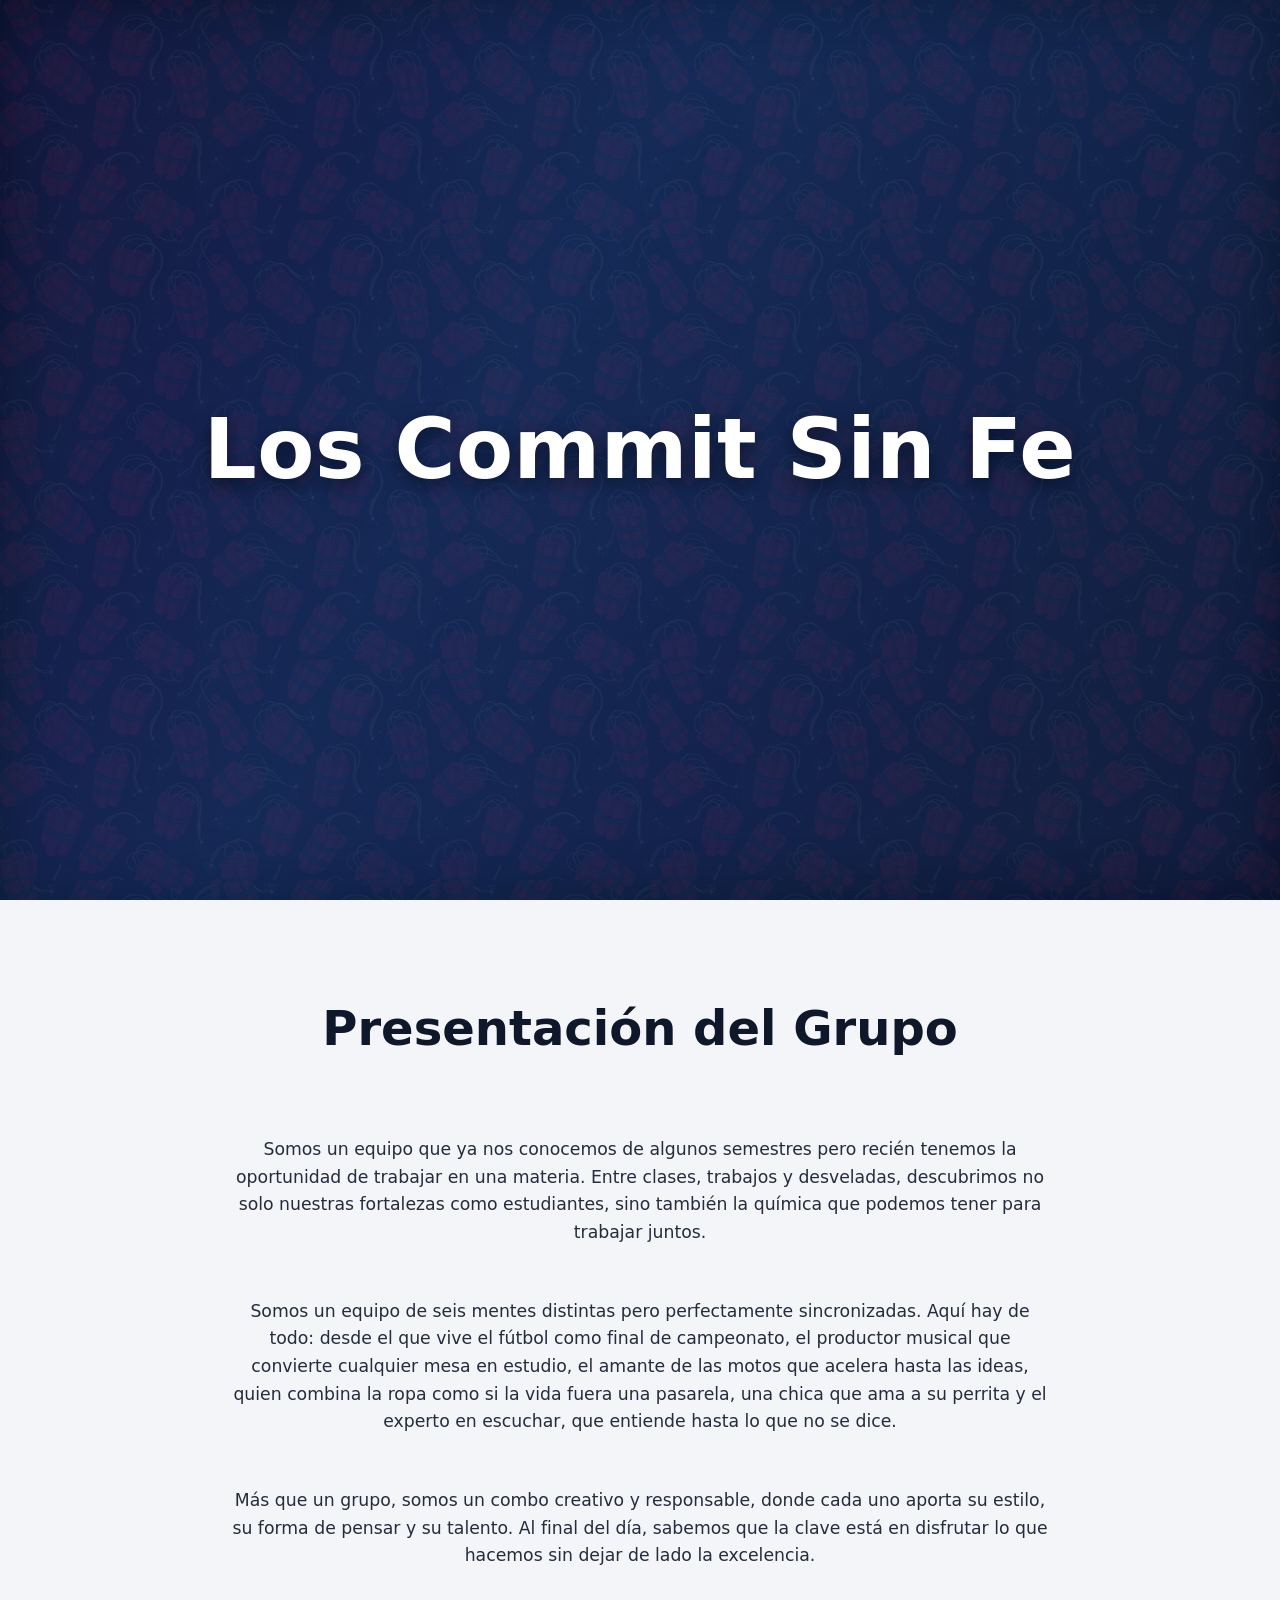
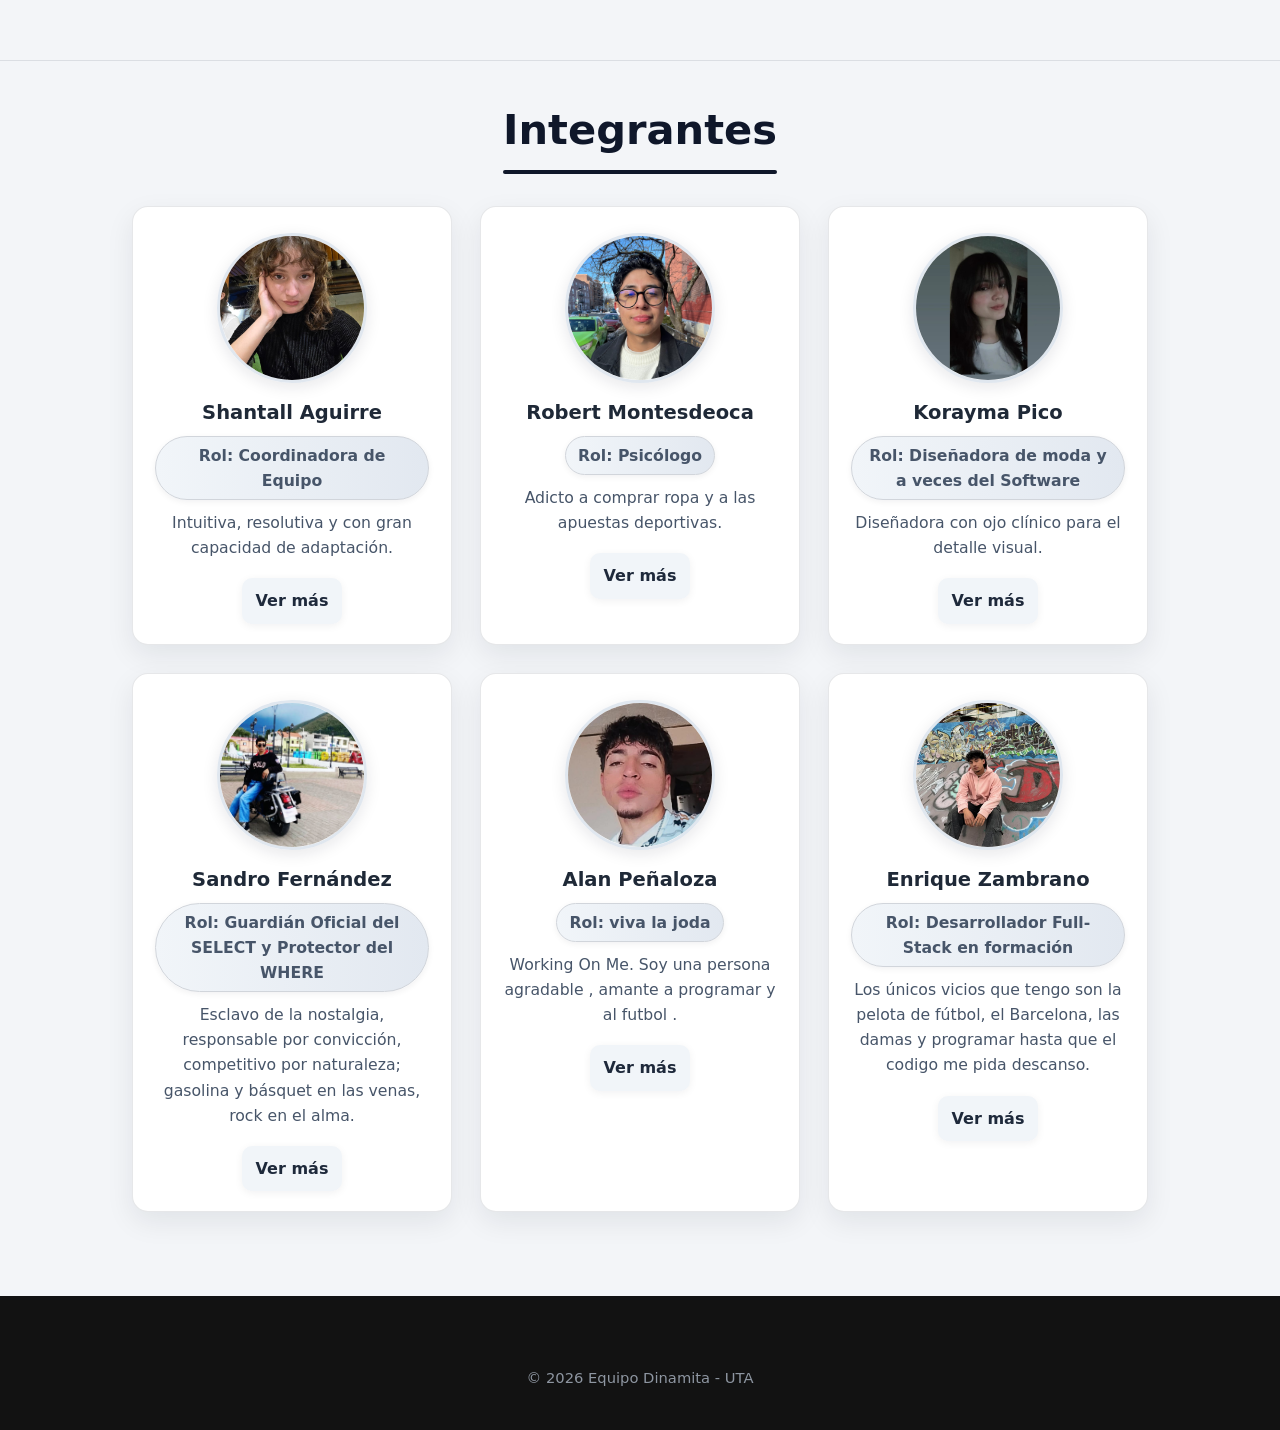
<file: index.html>
<!DOCTYPE html>
<html lang="es">
<head>
  <meta charset="UTF-8" />
  <meta name="viewport" content="width=device-width, initial-scale=1.0"/>
  <title>Los Commit Sin Fe</title>
  <link rel="icon" type="image/png" href="../assets/img/icono.png">
  <link rel="stylesheet" href="styles.css"/>
</head>
<body>
  <!-- HERO --> 
  <header id="hero" aria-label="Sección de portada">
    <h1>Los Commit Sin Fe </h1>
  </header>

  <!-- PRESENTACIÓN (panel claro) -->
  <section class="presentacion" id="presentacion" aria-labelledby="titulo-presentacion">
    <h2 id="titulo-presentacion"> Presentación del Grupo </h2>
    <br><br>
    <p>
      Somos un equipo que ya nos conocemos de algunos semestres pero recién tenemos la oportunidad de trabajar en una materia. Entre clases, trabajos y desveladas, descubrimos no solo nuestras fortalezas como estudiantes, sino también la química que podemos tener para trabajar juntos. 
    </p>
    <br><br>
    <p>
      Somos un equipo de seis mentes distintas pero perfectamente sincronizadas. Aquí hay de todo: desde el que vive el fútbol como final de campeonato, el productor musical que convierte cualquier mesa en estudio, el amante de las motos que acelera hasta las ideas, quien combina la ropa como si la vida fuera una pasarela, una chica que ama a su perrita y el experto en escuchar, que entiende hasta lo que no se dice. 
    </p>
    <br><br>
    <p>
      Más que un grupo, somos un combo creativo y responsable, donde cada uno aporta su estilo, su forma de pensar y su talento. Al final del día, sabemos que la clave está en disfrutar lo que hacemos sin dejar de lado la excelencia.
    </p>
  </section>

  <!-- INTEGRANTES (panel claro con título integrado) -->
  <section class="integrantes" id="integrantes" aria-labelledby="titulo-integrantes">
    <h2 id="titulo-integrantes" class="titulo-integrantes">Integrantes</h2>

    <div class="cards">
      <div class="card">
        <img src="assets/img/Shantall.jpeg" alt="Foto de Joseph Chachalo" class="avatar" />
        <h3>Shantall Aguirre</h3>
        <p class="role-badge">Rol: Coordinadora de Equipo</p>
        <p>Intuitiva, resolutiva y con gran capacidad de adaptación.</p>
        <a class="btn-neutral" href="integrantes/persona1.html">Ver más</a>
      </div>

      <div class="card">
        <img src="assets/img/foto robert.jpeg" alt="Foto de Nombre 2" class="avatar" />
        <h3>Robert Montesdeoca</h3>
        <p class="role-badge">Rol: Psicólogo</p>
        <p>Adicto a comprar ropa y a las apuestas deportivas.</p>
        <a class="btn-neutral" href="integrantes/persona2.html">Ver más</a>
      </div>

      <div class="card">
        <img src="assets/img/kora.jpeg" alt="Foto de Nombre 3" class="avatar" />
        <h3>Korayma Pico</h3>
        <p class="role-badge">Rol: Diseñadora de moda y a veces del Software</p>
        <p>Diseñadora con ojo clínico para el detalle visual.</p>
        <a class="btn-neutral" href="integrantes/persona3.html">Ver más</a>
      </div>

      <div class="card">
        <img src="assets/img/foto_Sandro.jpeg" alt="Foto de Sandro Fernández" class="avatar" />
        <h3>Sandro Fernández</h3>
        <p class="role-badge">Rol: Guardián Oficial del SELECT y Protector del WHERE </p>
        <p>Esclavo de la nostalgia, responsable por convicción, competitivo por naturaleza; gasolina y básquet en las venas, rock en el alma.</p>
        <a class="btn-neutral" href="integrantes/persona4.html">Ver más</a>
      </div>

      <div class="card">
        <img src="assets/img/alangay.jpeg" alt="Foto de Nombre 5" class="avatar" />
        <h3>Alan Peñaloza </h3>
        <p class="role-badge">Rol: viva la joda </p>
        <p>Working On Me. Soy una persona agradable , amante a programar   y al futbol .</p>
        <a class="btn-neutral" href="integrantes/persona5.html">Ver más</a>
      </div>

      <div class="card">
        <img src="assets/img/kike.jpg" alt="Foto de Enrique Zambrano" class="avatar" />
        <h3>Enrique Zambrano</h3>
        <p class="role-badge">Rol: Desarrollador Full-Stack en formación</p>
        <p>Los únicos vicios que tengo son la pelota de fútbol, el Barcelona, las damas y programar hasta que el codigo me pida descanso.</p>
        <a class="btn-neutral" href="integrantes/persona6.html">Ver más</a>
      </div>
    </div>
  </section>

  <footer>
    <p>&copy; 2026 Equipo Dinamita - UTA</p>
  </footer>

  <!-- Reveal suave al hacer scroll -->
  <script>
    // IntersectionObserver para revelar cards
    const cards = document.querySelectorAll('.card');
    const obs = new IntersectionObserver((entries)=>{
      entries.forEach((e, i)=>{
        if(e.isIntersecting){
          setTimeout(()=> e.target.classList.add('in-view'), i*80);
          obs.unobserve(e.target);
        }
      });
    }, { threshold: 0.15 });
    cards.forEach(c => obs.observe(c));
  </script>
  <script>
  // Al cargar index.html, revisa si hay scroll guardado y lo aplica
  document.addEventListener('DOMContentLoaded', function() {
    const scroll = localStorage.getItem('scrollIndex');
    if(scroll !== null) {
      window.scrollTo({ top: parseInt(scroll, 10), behavior: 'smooth' });
      localStorage.removeItem('scrollIndex');
    }

    // Para todos los enlaces a perfiles, guarda el scroll antes de salir
    document.querySelectorAll('a[href*="persona"]').forEach(link => {
      link.addEventListener('click', function() {
        localStorage.setItem('scrollIndex', window.scrollY);
      });
    });
  });
  </script>
  <script>
    // Siempre empieza en la parte superior al cargar la página
    window.history.scrollRestoration = "manual";
    window.onbeforeunload = function () {
      window.scrollTo(0, 0);
    };
  </script>
</body>
</html>
</file>
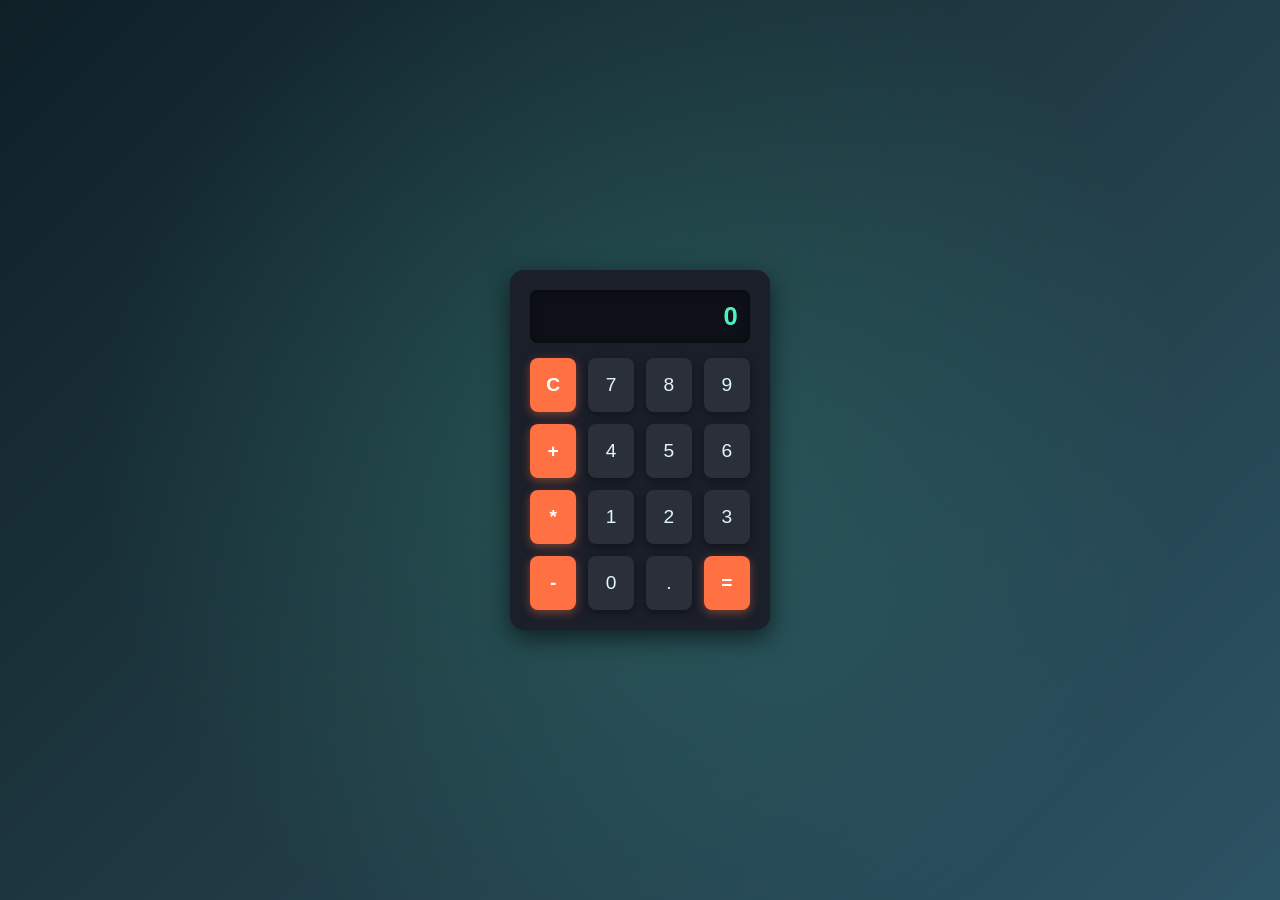
<file: juegos/Calculadora/index.html>
<!DOCTYPE html>
<html lang="en">
<head>
    <meta charset="UTF-8">
    <meta name="viewport" content="width=device-width, initial-scale=1.0">
    <link rel="stylesheet" href="./CSS/styles.css">
	<link rel="icon" href="./OTHER/ico.ico" type="image/x-icon">
    <title>Nellose | Calculator</title>
</head>
<body>
    <div class="calculator">
        <div class="display" id="display">0</div>
        <div class="buttons" id="buttons">
            <button class="operator" value="clear">C</button>
            <button value="7">7</button>
            <button value="8">8</button>
            <button value="9">9</button>
			<button class="operator" value="add">+</button>

            <button value="4">4</button>
            <button value="5">5</button>
            <button value="6">6</button>
            <button class="operator" value="multiply">*</button>

            <button value="1">1</button>
            <button value="2">2</button>
            <button value="3">3</button>
            <button class="operator" value="subtract">-</button>

            <button value="0">0</button>
            <button value="decimal">.</button>
            <button class="operator" value="calculate">=</button>
        </div>
    </div>
    <script src="./JS/script.js"></script>
</body>
</html>
</file>
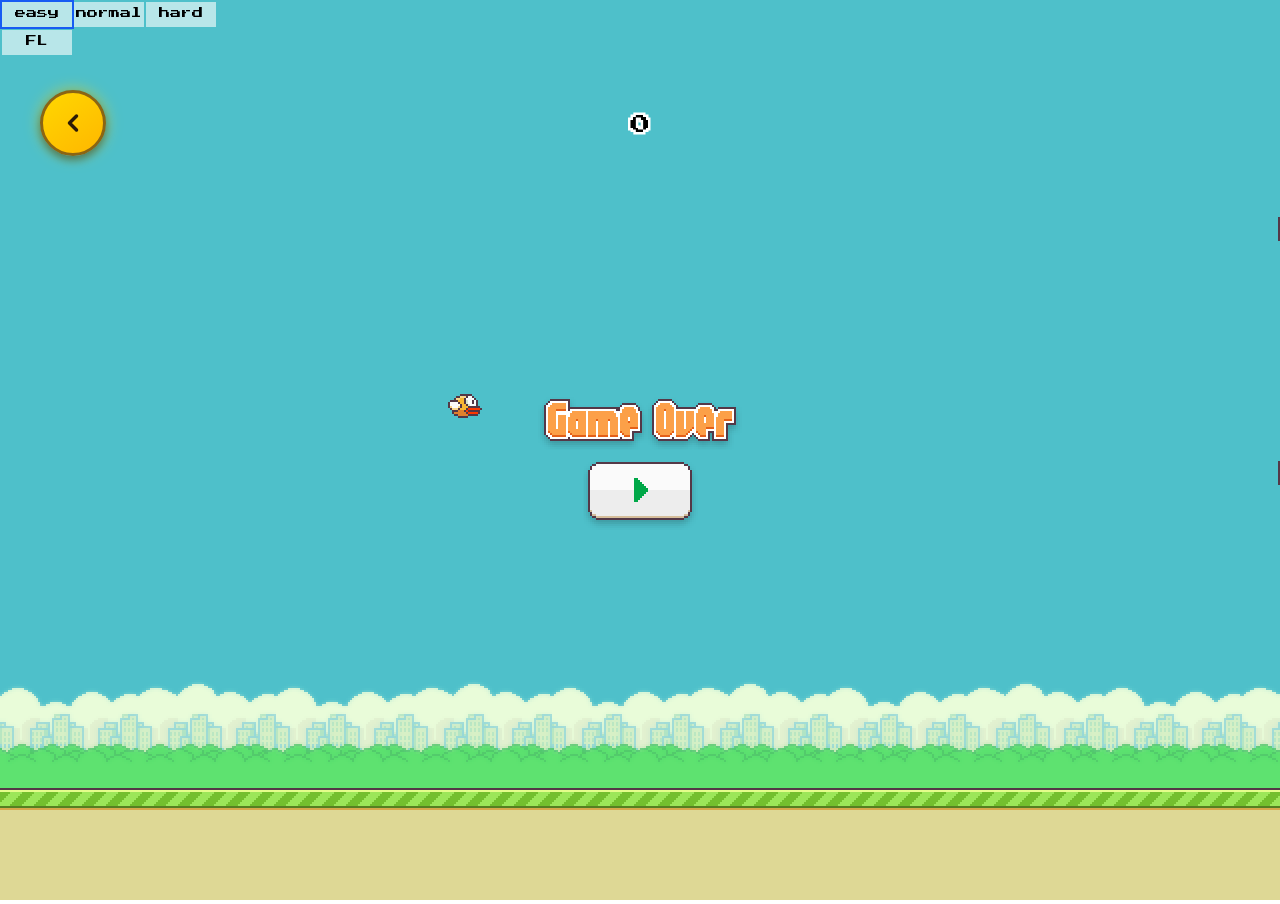
<file: juegos/Juego de Flappy Bird/index.html>
<!doctype html>
<html lang="en">
<head>
	<meta charset="UTF-8" />
  	<meta name="viewport" content="width=device-width, initial-scale=1.0, maximum-scale=1.0, user-scalable=no" />
  	<title>Flappy Bird</title>
  	<script type="application/javascript" src="WeixinApi.js"></script>
	<script type='application/javascript' src="fastclick.js"></script>

	<style>
		@font-face {
			font-family: "Press Start 2P";
			src: url("PressStart2P.ttf") format('truetype');
		}
		*{
			cursor: pointer;
			-moz-user-select: none;
			-webkit-user-select: none;
			-ms-user-select: none;
			-webkit-tap-highlight-color: transparent;
		}
		::selection{ background: transparent; }
		::-moz-selection{ background: transparent; }

		.option, .mode{
			display: inline-block;
			width: 70px;
			height: 20px;
			background: rgba(255, 255, 255, 0.6);
			position: absolute;
			top: 2px;
			text-align: center;
			font-size: 11px;
			font-family: "Press Start 2P";
			padding-top: 5px;
			z-index: 2;
		}
		.option:hover, .mode:hover{ background: #fff; }

		#modes{ position: absolute; top: 28px; }
		#easy, #flashlight{ left: 2px; }
		#normal, #hidden{ left: 74px; }
		#hard{ left: 146px; }

		canvas { -webkit-tap-highlight-color: transparent; }

		/* 🔹 Botón de regreso */
		.back-button {
			position: fixed;
			bottom: 20px;
			left: 20px;
			z-index: 1000;
			background: #000;
			color: white;
			border-radius: 50%;
			width: 55px;
			height: 55px;
			display: flex;
			align-items: center;
			justify-content: center;
			text-decoration: none;
			box-shadow: 0 4px 8px rgba(0,0,0,0.3);
			transition: transform 0.2s;
		}
		.back-button:hover {
			transform: scale(1.1);
			background: #222;
		}
		
		.back-button {
			position: fixed;
			top: 90px;
			left: 40px;
			z-index: 1000;

			background: linear-gradient(145deg, #ffd700, #ffb700);
			color: #2c1b07;
			border: 3px solid #8b6513;

			width: 60px;
			height: 60px;
			border-radius: 50%;

			display: flex;
			align-items: center;
			justify-content: center;

			font-size: 28px;
			font-weight: bold;
			text-decoration: none;
			cursor: pointer;

			box-shadow: 0 4px 8px rgba(0, 0, 0, 0.4),
						0 0 15px rgba(255, 215, 0, 0.6);
			transition: all 0.3s ease;
		}

		.back-button:hover {
			background: linear-gradient(145deg, #ffed4e, #ffc845);
			transform: scale(1.15);
			box-shadow: 0 6px 12px rgba(0, 0, 0, 0.5),
						0 0 20px rgba(255, 215, 0, 0.8);
		}
		
	</style>
</head>

<body style="padding:0;margin:0;outline:0;overflow:hidden">
	<canvas id="canvas">你的浏览器太老了 =_=||</canvas>

	<div id="easy" class="option" style="box-shadow:0 0 0 2px #165CF3">easy</div>
	<div id="normal" class="option">normal</div>
	<div id="hard" class="option">hard</div>

	<br/>
	<div id="modes">
		<div id="flashlight" class="mode">FL</div>
	</div>

	<!-- 🔹 Botón de regreso -->
	<a href="/integrantes/persona5.html" class="back-button">
        <svg xmlns="http://www.w3.org/2000/svg" width="28" height="28" viewBox="0 0 24 24" fill="none" stroke="currentColor" stroke-width="3" stroke-linecap="round" stroke-linejoin="round">
            <polyline points="15 18 9 12 15 6"></polyline>
        </svg>
    </a>

	<!-- 🔹 Eliminado el Fork me on GitHub -->
	<script type="application/javascript" src="fb.js"></script>
</body>
</html>
</file>
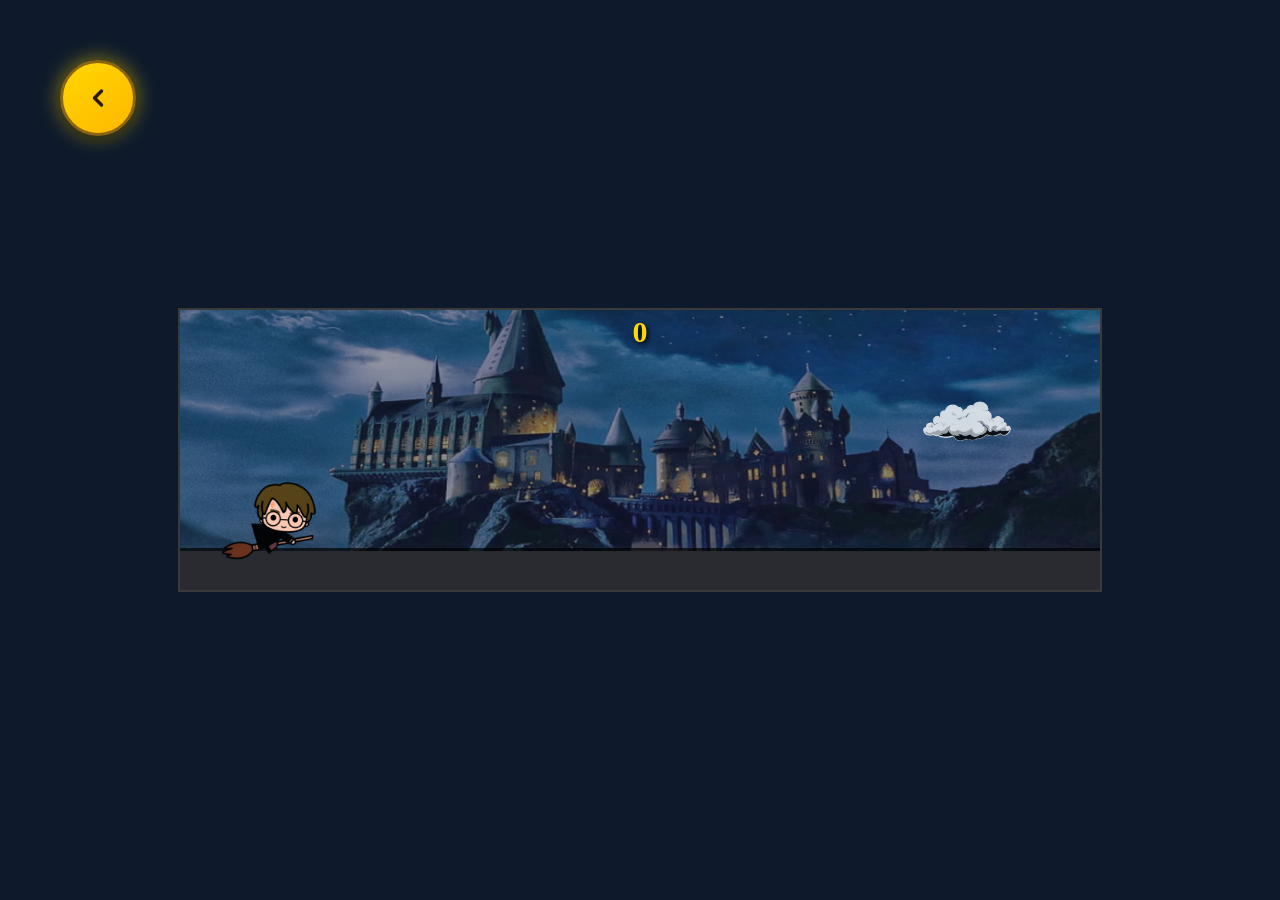
<file: juegos/Juego Harry Potter/index.html>
<!DOCTYPE html>
<html lang="es">

<head>
    <meta charset="UTF-8">
    <meta name="viewport" content="width=device-width, initial-scale=1.0">
    <title>Harry Potter Juego</title>
    <link rel="icon" type="image/png" href="../assets/img/icono.png">
    <style>
        * {
            margin: 0;
            padding: 0;
        }

        body {
            height: 100vh;
            display: flex;
            align-items: center;
            background: #0e1a2b;

        }

        .contenedor {

            width: 920px;
            height: 280px;
            margin: auto;
            position: relative;
            overflow: hidden;
            border: 2px solid #3a3a3a;
            background: #1c2541;


        }


        .contenedor::before {
            content: "";
            position: absolute;
            top: 0;
            left: 0;
            width: 100%;
            height: 100%;
            background: url("hogwarts-bg.png") no-repeat center;
            background-size: cover;
            opacity: 0.5;

            z-index: 0;
        }

        .harry {
            width: 96px;
            height: 96px;
            position: absolute;
            bottom: 22px;
            left: 42px;
            z-index: 2;
            background: url("harry.png") no-repeat center bottom;
            background-size: contain;
            transition: bottom 0.1s;
        }

        .harry-estrellado {
            filter: grayscale(.5) brightness(.8);
            transform: rotate(-8deg);
        }

        .suelo {
            width: 200%;
            height: 42px;
            position: absolute;
            bottom: 0;
            left: 0;
            background: rgba(0, 0, 0, 0.7);

            z-index: 1;
        }

        .dementor {
            width: 60px;
            height: 110px;
            position: absolute;
            bottom: 22px;
            z-index: 2;
            background: url("dementor.png") no-repeat center;
            background-size: contain;

            filter: drop-shadow(0 0 8px white);
        }


        .dementor::before {
            content: "";
            position: absolute;
            width: 120px;
            height: 180px;
            top: -35px;
            left: -30px;
            background:
                radial-gradient(circle at 30px 40px, rgba(255, 255, 255, 0.8) 2px, transparent 3px),
                radial-gradient(circle at 70px 20px, rgba(255, 255, 255, 0.7) 2px, transparent 3px),
                radial-gradient(circle at 50px 80px, rgba(255, 255, 255, 0.6) 2px, transparent 3px),
                radial-gradient(circle at 20px 120px, rgba(255, 255, 255, 0.5) 2px, transparent 3px),
                radial-gradient(circle at 90px 100px, rgba(255, 255, 255, 0.4) 2px, transparent 3px);
            animation: flotar 3s infinite ease-in-out;
            z-index: -1;
        }

        @keyframes flotar {

            0%,
            100% {
                transform: translateY(0px) rotate(0deg);
            }

            50% {
                transform: translateY(-5px) rotate(2deg);
            }
        }

        .snitch {
            width: 80px;
            height: 80px;
            position: absolute;
            z-index: 3;
            background: url("snitch.png") no-repeat center;
            background-size: contain;
            filter: brightness(1.2) drop-shadow(0 0 8px gold);
        }

        .nube {
            width: 100px;
            height: 100px;
            position: absolute;
            z-index: 0;
            background: url("nube.png") no-repeat;
            background-size: contain;
            opacity: 0.8;
        }

        .score {
            position: absolute;
            top: 5px;
            right: 15px;
            z-index: 10;
            color: #ffd700;
            font-family: Verdana;
            font-size: 30px;
            font-weight: bold;
            text-shadow: 2px 2px 4px #000;
            /* Agregar margen izquierdo para evitar superposición */
            left: 70px;
            text-align: center;
            width: calc(100% - 140px);
        }

        .game-over {
            display: none;
            position: absolute;
            width: 100%;
            top: 100px;
            text-align: center;
            color: #ff5555;
            font-size: 40px;
            font-family: Verdana;
            font-weight: bold;
            text-shadow: 2px 2px 4px #000;
            z-index: 10;
        }


        .reiniciar-btn {
            display: none;
            position: absolute;
            top: 150px;
            left: 50%;
            transform: translateX(-50%);
            padding: 12px 24px;
            background: linear-gradient(45deg, #ffd700, #ff6b00);
            color: white;
            border: none;
            border-radius: 25px;
            font-family: Verdana;
            font-size: 18px;
            font-weight: bold;
            cursor: pointer;
            z-index: 11;
            box-shadow: 0 4px 8px rgba(0, 0, 0, 0.3);
            transition: all 0.3s ease;
        }

        .reiniciar-btn:hover {
            background: linear-gradient(45deg, #ff6b00, #ffd700);
            transform: translateX(-50%) scale(1.05);
        }


        /* BOTÓN VOLVER - Agregar esto */
        .back-button {
            position: fixed;         /* se queda fijo en la pantalla */
            top: 60px;               /* margen desde arriba */
            left: 60px;              /* margen desde la izquierda */
            z-index: 1000;
            
            background: linear-gradient(145deg, #ffd700, #ffb700);
            color: #2c1b07;
            border: 3px solid #8b6513;
            
            width: 70px;             /* más grande */
            height: 70px;
            border-radius: 50%;      /* circular */
            
            display: flex;
            align-items: center;
            justify-content: center;
            
            font-size: 32px;         /* flecha más grande */
            font-weight: bold;
            text-decoration: none;
            cursor: pointer;
            
            box-shadow: 0 4px 8px rgba(0, 0, 0, 0.4),
                        0 0 20px rgba(255, 215, 0, 0.6);
            transition: all 0.3s ease;
        }

        .back-button:hover {
            background: linear-gradient(145deg, #ffed4e, #ffc845);
            transform: scale(1.15);
            box-shadow: 0 6px 12px rgba(0, 0, 0, 0.5),
                        0 0 25px rgba(255, 215, 0, 0.9);
        }

    </style>
</head>

<body>
    <a href="/integrantes/persona3.html" class="back-button">
        <svg xmlns="http://www.w3.org/2000/svg" width="28" height="28" viewBox="0 0 24 24" fill="none" stroke="currentColor" stroke-width="3" stroke-linecap="round" stroke-linejoin="round">
            <polyline points="15 18 9 12 15 6"></polyline>
        </svg>
    </a>

    <div class="contenedor">
        <div class="suelo"></div>
        <div class="harry"></div>
        <div class="score">0</div>
        <div class="game-over">GAME OVER</div>
        <button class="reiniciar-btn" onclick="ReiniciarJuego()">JUGAR DE NUEVO</button>
    </div>

    <script>
        // --- Variables globales ---
        var time = new Date();
        var deltaTime = 0;

        if (document.readyState === "complete" || document.readyState === "interactive") {
            setTimeout(Init, 1);
        } else {
            document.addEventListener("DOMContentLoaded", Init);
        }

        var sueloY = 22, velY = 0, impulso = 1100, gravedad = 2800;
        var harryPosX = 42, harryPosY = sueloY;
        var sueloX = 0, velEscenario = 1280 / 3, gameVel = 1, score = 0;
        var parado = false, saltando = false;

        var tiempoHastaDementor = 2, tiempoDementorMin = 0.9, tiempoDementorMax = 1.8;
        var dementores = [];

        var tiempoHastaNube = 0.5, tiempoNubeMin = 0.7, tiempoNubeMax = 2.7;
        var maxNubeY = 270, minNubeY = 100, nubes = [], velNube = 0.5;

        var tiempoHastaSnitch = 5, tiempoSnitchMin = 5, tiempoSnitchMax = 10;
        var snitchs = [];

        var contenedor, harry, textoScore, suelo, gameOver;

        // --- Funciones principales ---
        function Init() {
            time = new Date();
            Start();
            Loop();
        }

        function Loop() {
            deltaTime = (new Date() - time) / 1000;
            time = new Date();
            Update();
            requestAnimationFrame(Loop);
        }

        function Start() {
            gameOver = document.querySelector(".game-over");
            suelo = document.querySelector(".suelo");
            contenedor = document.querySelector(".contenedor");
            textoScore = document.querySelector(".score");
            harry = document.querySelector(".harry");
            document.addEventListener("keydown", HandleKeyDown);
        }

        function Update() {
            if (parado) return;

            MoverHarry();
            MoverSuelo();
            DecidirCrearDementores();
            DecidirCrearNubes();
            DecidirCrearSnitch();

            MoverDementores();
            MoverNubes();
            MoverSnitchs();

            DetectarColision();
            velY -= gravedad * deltaTime;
        }

        // --- Controles ---
        function HandleKeyDown(ev) {
            if (ev.keyCode == 32) {
                if (parado) {
                    ReiniciarJuego(); // Reinicia si el juego está parado
                } else {
                    Saltar(); // Salta si el juego está activo
                }
            }
        }

        function Saltar() {
            if (harryPosY === sueloY) {
                saltando = true;
                velY = impulso;
            }
        }

        // --- Movimiento de Harry ---
        function MoverHarry() {
            harryPosY += velY * deltaTime;
            if (harryPosY < sueloY) TocarSuelo();
            harry.style.bottom = harryPosY + "px";
        }

        function TocarSuelo() {
            harryPosY = sueloY;
            velY = 0;
            saltando = false;
        }

        // --- Suelo ---
        function MoverSuelo() {
            sueloX += CalcularDesplazamiento();
            suelo.style.left = -(sueloX % contenedor.clientWidth) + "px";
        }

        function CalcularDesplazamiento() {
            return velEscenario * deltaTime * gameVel;
        }

        // --- Dementores ---
        function DecidirCrearDementores() {
            tiempoHastaDementor -= deltaTime;
            if (tiempoHastaDementor <= 0) CrearDementor();
        }

        function CrearDementor() {
            var dementor = document.createElement("div");
            contenedor.appendChild(dementor);
            dementor.classList.add("dementor");
            dementor.posX = contenedor.clientWidth;
            dementor.style.left = contenedor.clientWidth + "px";

            dementores.push(dementor);
            tiempoHastaDementor = tiempoDementorMin + Math.random() * (tiempoDementorMax - tiempoDementorMin) / gameVel;
        }

        function MoverDementores() {
            for (var i = dementores.length - 1; i >= 0; i--) {
                if (dementores[i].posX < -dementores[i].clientWidth) {
                    dementores[i].remove();
                    dementores.splice(i, 1);
                    GanarPuntos();
                } else {
                    dementores[i].posX -= CalcularDesplazamiento();
                    dementores[i].style.left = dementores[i].posX + "px";
                }
            }
        }

        // --- Nubes ---
        function DecidirCrearNubes() {
            tiempoHastaNube -= deltaTime;
            if (tiempoHastaNube <= 0) CrearNube();
        }

        function CrearNube() {
            var nube = document.createElement("div");
            contenedor.appendChild(nube);
            nube.classList.add("nube");
            nube.posX = contenedor.clientWidth;
            nube.style.left = contenedor.clientWidth + "px";
            nube.style.bottom = minNubeY + Math.random() * (maxNubeY - minNubeY) + "px";

            nubes.push(nube);
            tiempoHastaNube = tiempoNubeMin + Math.random() * (tiempoNubeMax - tiempoNubeMin) / gameVel;
        }

        function MoverNubes() {
            for (var i = nubes.length - 1; i >= 0; i--) {
                if (nubes[i].posX < -nubes[i].clientWidth) {
                    nubes[i].remove();
                    nubes.splice(i, 1);
                } else {
                    nubes[i].posX -= CalcularDesplazamiento() * velNube;
                    nubes[i].style.left = nubes[i].posX + "px";
                }
            }
        }

        // --- Snitch ---
        function DecidirCrearSnitch() {
            tiempoHastaSnitch -= deltaTime;
            if (tiempoHastaSnitch <= 0) CrearSnitch();
        }

        function CrearSnitch() {
            var snitch = document.createElement("div");
            contenedor.appendChild(snitch);
            snitch.classList.add("snitch");
            snitch.posX = contenedor.clientWidth;
            snitch.style.left = contenedor.clientWidth + "px";
            snitch.style.bottom = 100 + Math.random() * 120 + "px";

            snitchs.push(snitch);
            tiempoHastaSnitch = tiempoSnitchMin + Math.random() * (tiempoSnitchMax - tiempoSnitchMin);
        }

        function MoverSnitchs() {
            for (var i = snitchs.length - 1; i >= 0; i--) {
                if (snitchs[i].posX < -snitchs[i].clientWidth) {
                    snitchs[i].remove();
                    snitchs.splice(i, 1);
                } else {
                    snitchs[i].posX -= CalcularDesplazamiento();
                    snitchs[i].style.left = snitchs[i].posX + "px";
                }
            }
        }

        // --- Colisiones ---
        function DetectarColision() {
            // Dementores
            for (var i = 0; i < dementores.length; i++) {
                if (dementores[i].posX > harryPosX + harry.clientWidth) break;
                if (IsCollision(harry, dementores[i], 10, 30, 15, 20)) GameOver();
            }

            // Snitch
            for (var i = snitchs.length - 1; i >= 0; i--) {
                if (IsCollision(harry, snitchs[i], 10, 10, 10, 10)) {
                    score += 10;
                    textoScore.innerText = score;
                    snitchs[i].remove();
                    snitchs.splice(i, 1);
                }
            }
        }

        function IsCollision(a, b, pt, pr, pb, pl) {
            var aRect = a.getBoundingClientRect();
            var bRect = b.getBoundingClientRect();

            return !(
                ((aRect.top + aRect.height - pb) < (bRect.top)) ||
                (aRect.top + pt > (bRect.top + bRect.height)) ||
                ((aRect.left + aRect.width - pr) < bRect.left) ||
                (aRect.left + pl > (bRect.left + bRect.width))
            );
        }

        // --- Game Over ---
        function GameOver() {
            harry.classList.add("harry-estrellado");
            parado = true;
            gameOver.style.display = "block";
        }

        // --- Puntos ---
        function GanarPuntos() {
            score++;
            textoScore.innerText = score;
        }

        // --- Función de Reinicio ---
        function ReiniciarJuego() {
            // Resetear variables
            harryPosY = sueloY;
            velY = 0;
            sueloX = 0;
            gameVel = 1;
            score = 0;
            parado = false;
            saltando = false;

            // Limpiar obstáculos y snitchs
            LimpiarElementos(dementores);
            LimpiarElementos(nubes);
            LimpiarElementos(snitchs);

            // Resetear tiempo
            tiempoHastaDementor = 2;
            tiempoHastaNube = 0.5;
            tiempoHastaSnitch = 5;

            // Resetear apariencia
            harry.classList.remove("harry-estrellado");
            harry.style.bottom = sueloY + "px";
            textoScore.innerText = "0";
            gameOver.style.display = "none";
            document.querySelector(".reiniciar-btn").style.display = "none";
        }

        function LimpiarElementos(arrayElementos) {
            for (var i = arrayElementos.length - 1; i >= 0; i--) {
                if (arrayElementos[i].parentNode) {
                    arrayElementos[i].parentNode.removeChild(arrayElementos[i]);
                }
            }
            arrayElementos.length = 0;
        }

        // --- Modifica la función GameOver ---
        function GameOver() {
            harry.classList.add("harry-estrellado");
            parado = true;
            gameOver.style.display = "block";
            // MOSTRAR BOTÓN DE REINICIO
            document.querySelector(".reiniciar-btn").style.display = "block";
        }
    </script>
</body>

</html>
</file>
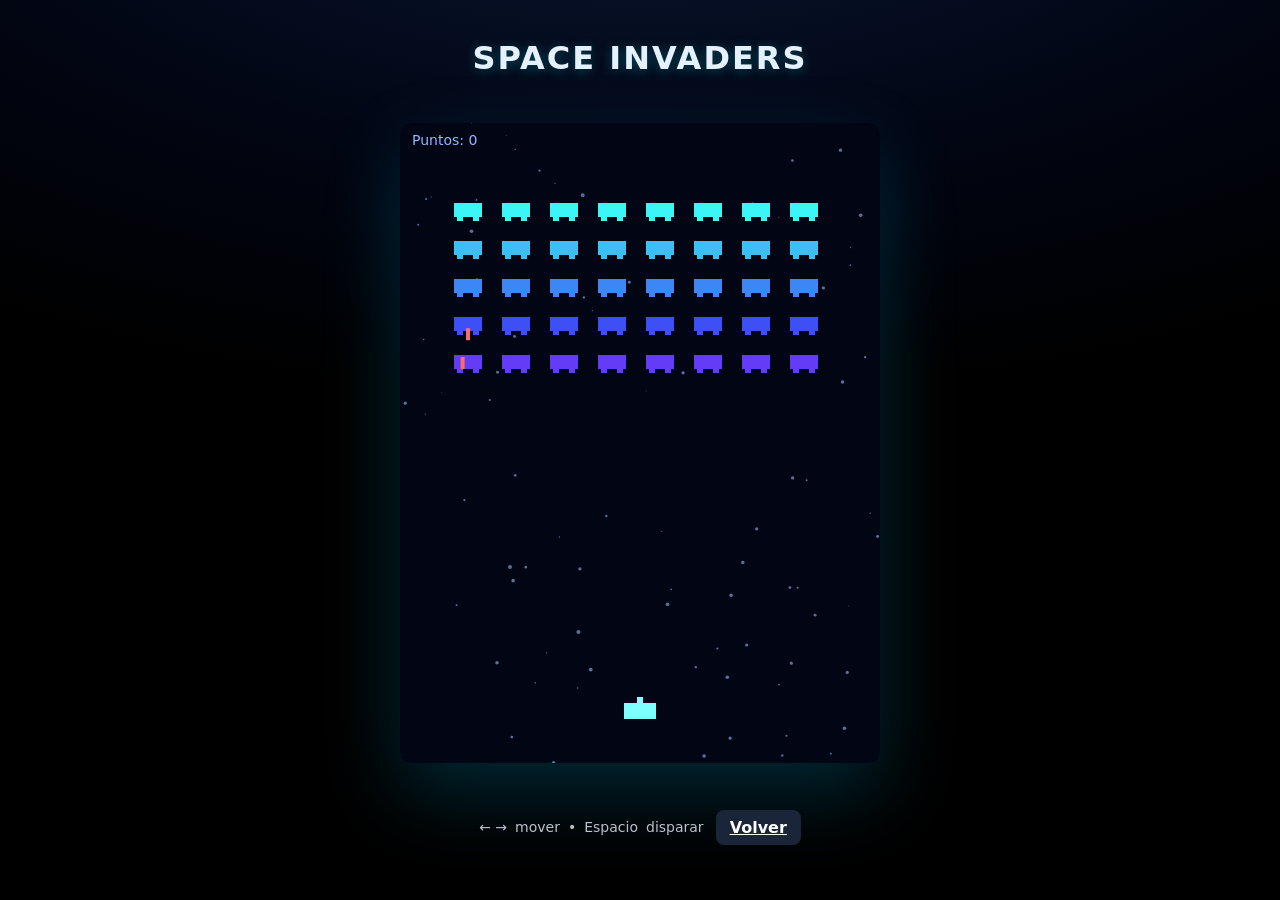
<file: juegos/Juego Space Invaders/index.html>
<!DOCTYPE html>
<html lang="es">
<head>
  <meta charset="UTF-8" />
  <meta name="viewport" content="width=device-width, initial-scale=1.0" />
  <title>Space Invaders — UTA</title>
  <link rel="icon" type="image/png" href="../assets/img/icono.png">
  <link rel="stylesheet" href="styles.css" />
</head>
<body>
  <main class="game-wrapper">
    <h1 class="title">Space Invaders</h1>
    <canvas id="game" width="480" height="640" aria-label="Canvas del juego"></canvas>
    <section class="hud">
      <div class="controls">
        <span>← →</span>
        <span>mover</span>
        <span>•</span>
        <span>Espacio</span>
        <span>disparar</span>
      </div>
      <button id="restart" class="btn" hidden>Reiniciar</button>
      <a class="btn secondary" href="/integrantes/persona1.html">Volver</a>
    </section>
  </main>
  <script src="game.js"></script>
</body>
</html>
</file>
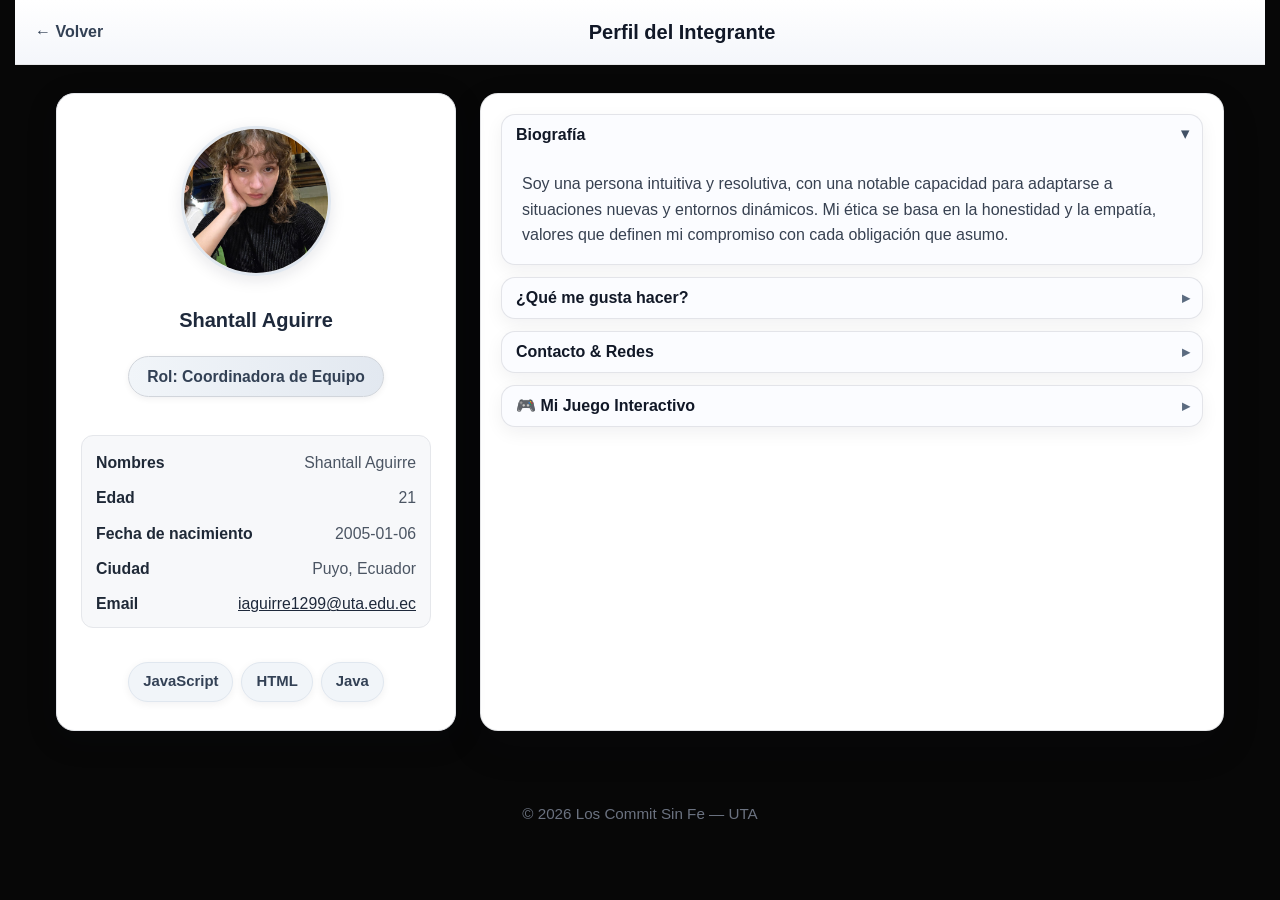
<file: integrantes/persona1.html>
<!DOCTYPE html>
<html lang="es">
<head>
  <meta charset="UTF-8" />
  <meta name="viewport" content="width=device-width, initial-scale=1.0"/>
  <title>Perfil — Shantall Aguirre</title>
  <link rel="icon" type="image/png" href="../assets/img/icono.png">
  <link rel="stylesheet" href="styles-individual.css"/>
  <meta name="viewport" content="width=device-width, initial-scale=1.0">
   <style>
    body {
      background-color: #070707; 
      color: white;
      font-family: Arial, sans-serif;
      margin: 0;
      padding: 0;
    }
    .sidebar img {
      width: 150px;
      border-radius: 50%;
    }
    .content {
      padding: 20px;
    }
    .photos {
      display: flex;
      justify-content: space-between;
      margin-top: 20px;
    }
    .photos img {
      width: 200px;
      height: 200px;
      border-radius: 8px;
      object-fit: cover;
    }
  </style>
</head>
<body>
  <header class="topbar">
    <a class="back" href="../index.html" aria-label="Volver a inicio">← Volver</a>
    <h1 class="page-title">Perfil del Integrante</h1>
  </header>

  <main class="layout">
    <!-- ===== PANEL IZQUIERDO (EDITAR) ===== -->
    <aside class="sidebar">
      <img class="avatar-xl" src="../assets/img/Shantall.jpeg" alt="Foto de Joseph Chachalo">
      
      <h2 class="name">Shantall Aguirre</h2>
      <p class="role">Rol: Coordinadora de Equipo</p>

      <dl class="facts">
        <div><dt>Nombres</dt><dd>Shantall Aguirre</dd></div>
        <div><dt>Edad</dt><dd>21</dd></div>
        <div><dt>Fecha de nacimiento</dt><dd>2005-01-06</dd></div>
        <div><dt>Ciudad</dt><dd>Puyo, Ecuador</dd></div>
        <div><dt>Email</dt><dd><a href="mailto:iaguirre1299@uta.edu.ec">iaguirre1299@uta.edu.ec</a></dd></div>
      </dl>

      <div class="tags">
      <span>JavaScript</span><span>HTML</span><span>Java</span>  
      </div>
    </aside>

    <!-- ===== CONTENIDO DERECHO (EDITAR) ===== -->
    <section class="content">
      <!-- Bloque desplegable 1 -->
      <details class="card" open>
        <summary>Biografía</summary>
        <p>
          Soy una persona intuitiva y resolutiva, con una notable capacidad para adaptarse a situaciones nuevas 
          y entornos dinámicos. Mi ética se basa en la honestidad y la empatía, valores que definen mi compromiso con cada obligación que asumo. 
          
        </p>
      </details>

      <!-- Bloque desplegable 2 -->
      <details class="card">
        <summary>¿Qué me gusta hacer?</summary>
        <ul class="bullets">
          <li>Disfruto dedicar tiempo a adquirir nuevos conocimientos y habilidades.</li>
          <li>Me gusta escuchar música en la cual puedo encontrar inspiración y conexión. Además, me ayudan a realizar tareas con mayor concentración.</li>
          <li>Disfruto preparar mis propios alimentos, transformando cada receta en un espacio de creatividad.</li>
        </ul>
      </details>

      <!-- Bloque desplegable 3 -->

      <!-- Bloque desplegable 4 -->
      <details class="card">
        <summary>Contacto & Redes</summary>
        <div class="redes-contacto">
          <a href="https://github.com/Shantall123" class="red-link" target="_blank" rel="noopener" aria-label="GitHub">
            <img src="../assets/img/github.png" alt="GitHub" class="red-icon">
            <span>GitHub</span>
          </a>
          <a href="https://www.instagram.com/shantall_ag?igsh=bDRpN2RvZjJxb210" class="red-link" target="_blank" rel="noopener" aria-label="Instagram">
            <img src="../assets/img/instagram.png" alt="Instagram" class="red-icon">
            <span>Instagram</span>
          </a>
          <a href="mailto:iaguirre1299@uta.edu.ec" class="red-link" aria-label="Email">
            <img src="../assets/img/mail.png" alt="Email" class="red-icon">
            <span>Email</span>
          </a>
          <a href="tel:+593996801995" class="red-link" aria-label="Teléfono">
            <img src="../assets/img/phone.png" alt="Teléfono" class="red-icon">
            <span>+593 99 680 1995</span>
          </a>
        </div>
      </details>

      <details class="card">
        <summary>🎮 Mi Juego Interactivo</summary>
        <div style="text-align: center; padding: 20px;">
          <a href="../juegos/Juego Space Invaders/index.html" class="btn-link" style="margin: 15px auto; display: inline-block;">
            Jugar ahora
          </a>
        </div>
      </details>
      
    </section>
  </main>

  <footer class="footer">
    <p>&copy; 2026 Los Commit Sin Fe — UTA</p>
  </footer>

  <script src="toggle-remember.js"></script>

</body>
</html>
</file>
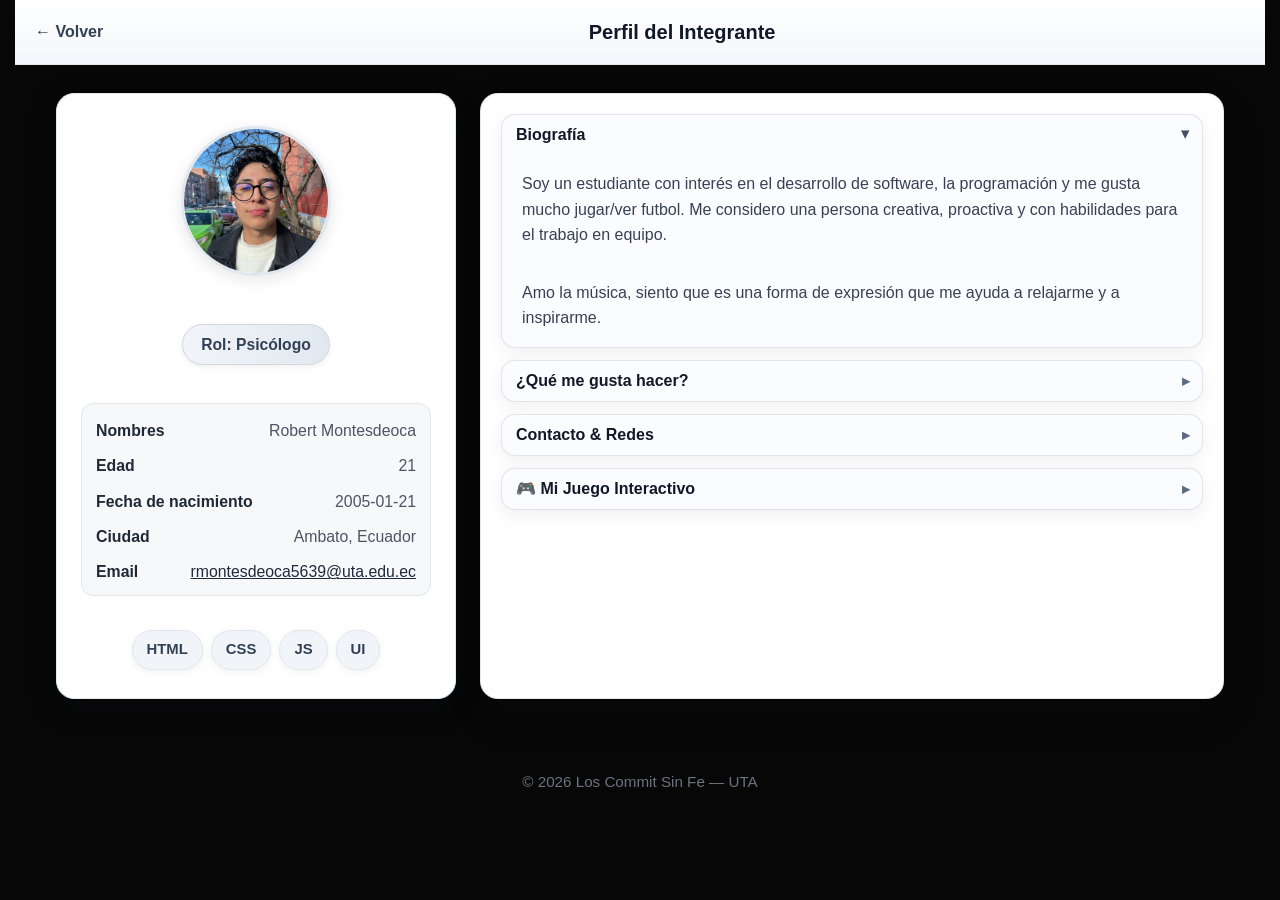
<file: integrantes/persona2.html>
<!DOCTYPE html>
<html lang="es">
<head>
  <meta charset="UTF-8" />
  <meta name="viewport" content="width=device-width, initial-scale=1.0"/>
  <title>Perfil — Robert Montesdeoca</title>
  <link rel="icon" type="image/png" href="../assets/img/icono.png">
  <link rel="stylesheet" href="styles-individual.css"/>
  <meta name="viewport" content="width=device-width, initial-scale=1.0">
   <style>
    body {
      background-color: #070707; 
      color: white;
      font-family: Arial, sans-serif;
      margin: 0;
      padding: 0;
    }
    .sidebar img {
      width: 150px;
      border-radius: 50%;
    }
    .content {
      padding: 20px;
    }
    .photos {
      display: flex;
      justify-content: space-between;
      margin-top: 20px;
    }
    .photos img {
      width: 200px;
      height: 200px;
      border-radius: 8px;
      object-fit: cover;
    }
  </style>
</head>
<body>
  <header class="topbar">
    <a class="back" href="../index.html" aria-label="Volver a inicio">← Volver</a>
    <h1 class="page-title">Perfil del Integrante</h1>
  </header>

  <main class="layout">
    <!-- ===== PANEL IZQUIERDO (EDITAR) ===== -->
    <aside class="sidebar">
      <img class="avatar-xl" src="../assets/img/foto robert.jpeg" alt="Foto de Nombre Apellido">
      
      <h2 class="name"></h2>
      <p class="role">Rol: Psicólogo</p>

      <dl class="facts">
        <div><dt>Nombres</dt><dd>Robert Montesdeoca </dd></div>
        <div><dt>Edad</dt><dd>21</dd></div>
        <div><dt>Fecha de nacimiento</dt><dd>2005-01-21</dd></div>
        <div><dt>Ciudad</dt><dd>Ambato, Ecuador</dd></div>
        <div><dt>Email</dt><dd><a href="mailto:rmontesdeoca5639@uta.edu.ec">rmontesdeoca5639@uta.edu.ec</a></dd></div>
      </dl>

      <div class="tags">
        <span>HTML</span><span>CSS</span><span>JS</span><span>UI</span>
      </div>
    </aside>

    <!-- ===== CONTENIDO DERECHO (EDITAR) ===== -->
    <section class="content">
      <!-- Bloque desplegable 1 -->
      <details class="card" open>
        <summary>Biografía</summary>
        <p>
          Soy un estudiante con interés en el desarrollo de software, la programación y me gusta mucho jugar/ver futbol. Me considero una persona creativa, proactiva y con habilidades para el trabajo en equipo.
        </p>
        <p>
          Amo la música, siento que es una forma de expresión que me ayuda a relajarme y a inspirarme. 
      
        </p>
      </details>

      <!-- Bloque desplegable 2 -->
      <details class="card">
        <summary>¿Qué me gusta hacer?</summary>
        <ul class="bullets">
          <li>Me gusta aprender nuevas cosas.</li>
          <li>Me gusta jugar al futbol.</li>
          <li>Amo la musica.</li>
          <li>Me gusta salir con mis amigos.</li>
        </ul>
      </details>

     
      <!-- Bloque desplegable 4 -->
      <details class="card">
        <summary>Contacto & Redes</summary>
        <div class="redes-contacto">
          <a href="https://github.com/TTORMENTl" class="red-link" target="_blank" rel="noopener" aria-label="GitHub">
            <img src="../assets/img/github.png" alt="GitHub" class="red-icon">
            <span>GitHub</span>
          </a>
          <a href="https://www.instagram.com/roberttt21_/" class="red-link" target="_blank" rel="noopener" aria-label="Instagram">
            <img src="../assets/img/instagram.png" alt="Instagram" class="red-icon">
            <span>Instagram</span>
          </a>
          <a href="mailto:rmontesdeoca5639@uta.edu.ec" class="red-link" aria-label="Email">
            <img src="../assets/img/mail.png" alt="Email" class="red-icon">
            <span>Email</span>
          </a>
          <a href="tel:+593 969094832" class="red-link" aria-label="Teléfono">
            <img src="../assets/img/phone.png" alt="Teléfono" class="red-icon">
            <span>+593 969094832</span>
          </a>
        </div>
      </details>
      <details class="card">
        <summary>🎮 Mi Juego Interactivo</summary>
        <div style="text-align: center; padding: 20px;">
          <a href="../juegos/Calculadora/index.html" class="btn-link" style="margin: 15px auto; display: inline-block;">
            Jugar ahora
          </a>
        </div>
      </details>
    </section>
  </main>

  <footer class="footer">
    <p>&copy; 2026 Los Commit Sin Fe — UTA</p>
  </footer>

  <script src="toggle-remember.js"></script>

</body>
</html>
</file>
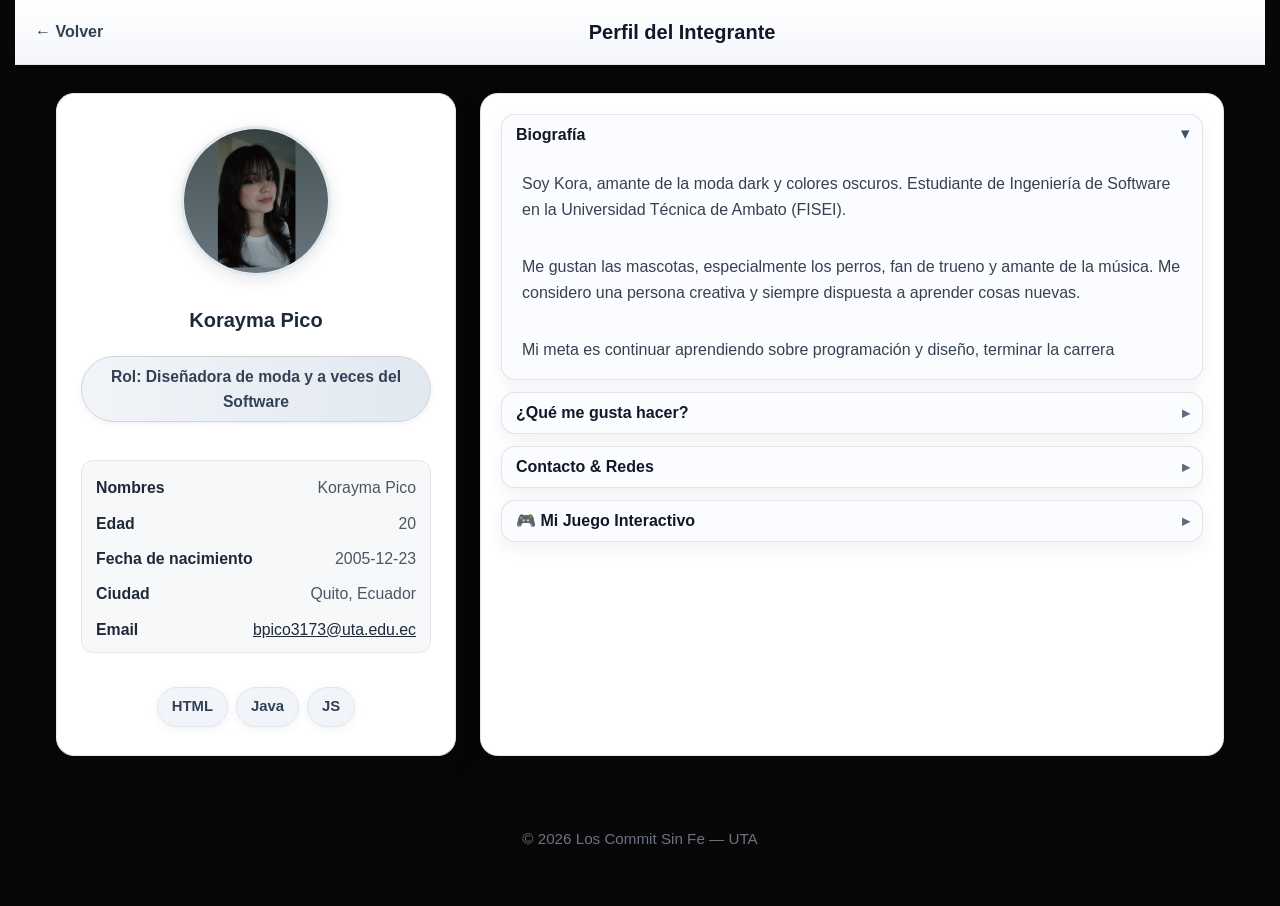
<file: integrantes/persona3.html>
<!DOCTYPE html>
<html lang="es">

<head>
  <meta charset="UTF-8" />
  <meta name="viewport" content="width=device-width, initial-scale=1.0" />
  <title>Perfil — Korayma Pico</title>
  <link rel="icon" type="image/png" href="../assets/img/icono.png">
  <link rel="stylesheet" href="styles-individual.css" />
  <meta name="viewport" content="width=device-width, initial-scale=1.0">
   <style>
    body {
      background-color: #070707; 
      color: white;
      font-family: Arial, sans-serif;
      margin: 0;
      padding: 0;
    }
    .sidebar img {
      width: 150px;
      border-radius: 50%;
    }
    .content {
      padding: 20px;
    }
    .photos {
      display: flex;
      justify-content: space-between;
      margin-top: 20px;
    }
    .photos img {
      width: 200px;
      height: 200px;
      border-radius: 8px;
      object-fit: cover;
    }
  </style>
</head>

<body>
  <header class="topbar">
    <a class="back" href="../index.html" aria-label="Volver a inicio">← Volver</a>
    <h1 class="page-title">Perfil del Integrante</h1>
  </header>

  <main class="layout">
    <!-- ===== PANEL IZQUIERDO (EDITAR) ===== -->
    <aside class="sidebar">
      <img class="avatar-xl" src="../assets/img/kora.jpeg" alt="Foto de Nombre Apellido">

      <h2 class="name">Korayma Pico</h2>
      <p class="role">Rol: Diseñadora de moda y a veces del Software</p>

      <dl class="facts">
        <div>
          <dt>Nombres</dt>
          <dd>Korayma Pico</dd>
        </div>
        <div>
          <dt>Edad</dt>
          <dd>20</dd>
        </div>
        <div>
          <dt>Fecha de nacimiento</dt>
          <dd>2005-12-23</dd>
        </div>
        <div>
          <dt>Ciudad</dt>
          <dd>Quito, Ecuador</dd>
        </div>
        <div>
          <dt>Email</dt>
          <dd><a href="mailto:correo@ejemplo.com">bpico3173@uta.edu.ec</a></dd>
        </div>
      </dl>

      <div class="tags">
        <span>HTML</span><span>Java</span><span>JS</span>
      </div>
    </aside>

    <!-- ===== CONTENIDO DERECHO (EDITAR) ===== -->
    <section class="content">
      <!-- Bloque desplegable 1 -->
      <details class="card" open>
        <summary>Biografía</summary>
        <p>
          Soy Kora, amante de la moda dark y colores oscuros.
          Estudiante de Ingeniería de Software en la Universidad Técnica de Ambato (FISEI). 
          
        </p>
        <p>
         Me gustan las mascotas, especialmente los perros, fan de trueno y amante de la música. Me considero una persona creativa 
         y siempre dispuesta a aprender cosas nuevas.

        </p>
        <p>
          Mi meta es continuar aprendiendo sobre programación y diseño, terminar la carrera 
      </details>

      <!-- Bloque desplegable 2 -->
      <details class="card">
        <summary>¿Qué me gusta hacer?</summary>
        <ul class="bullets">
          <li>Leer libros que fomente el crecimiento personal</li>
          <li>Pasar tiempo con mi mascota</li>
          <li>Ver las películas</li>
          <li>Aprender diferentes cosas constantemente </li>
        </ul>
      </details>

    

      <!-- Bloque desplegable 4 -->
      <details class="card">
        <summary>Contacto & Redes</summary>
        <div class="redes-contacto">
          <a href="https://github.com/Mauri10G" class="red-link" target="_blank" rel="noopener" aria-label="GitHub">
            <img src="../assets/img/github.png" alt="GitHub" class="red-icon">
            <span>GitHub</span>
          </a>
          <a href="https://www.instagram.com/yo__kora/" class="red-link" target="_blank" rel="noopener" aria-label="Instagram">
            <img src="../assets/img/instagram.png" alt="Instagram" class="red-icon">
            <span>Instagram</span>
          </a>
          <a href="mailto:bpico3173@uta.edu.ec" class="red-link" aria-label="Email">
            <img src="../assets/img/mail.png" alt="Email" class="red-icon">
            <span>Email</span>
          </a>
          <a href="tel:+593987314959" class="red-link" aria-label="Teléfono">
            <img src="../assets/img/phone.png" alt="Teléfono" class="red-icon">
            <span>+593 98 731 459</span>
          </a>
        </div>
      </details>

      <details class="card">
        <summary>🎮 Mi Juego Interactivo</summary>
        <div style="text-align: center; padding: 20px;">
          <a href="../juegos/Juego Harry Potter/index.html" class="btn-link" style="margin: 15px auto; display: inline-block;">
            Jugar ahora
          </a>
        </div>
      </details>
    </section>
  </main>

  <footer class="footer">
    <p>&copy; 2026 Los Commit Sin Fe — UTA</p>
  </footer>

  <script src="toggle-remember.js"></script>

</body>

</html>
</file>
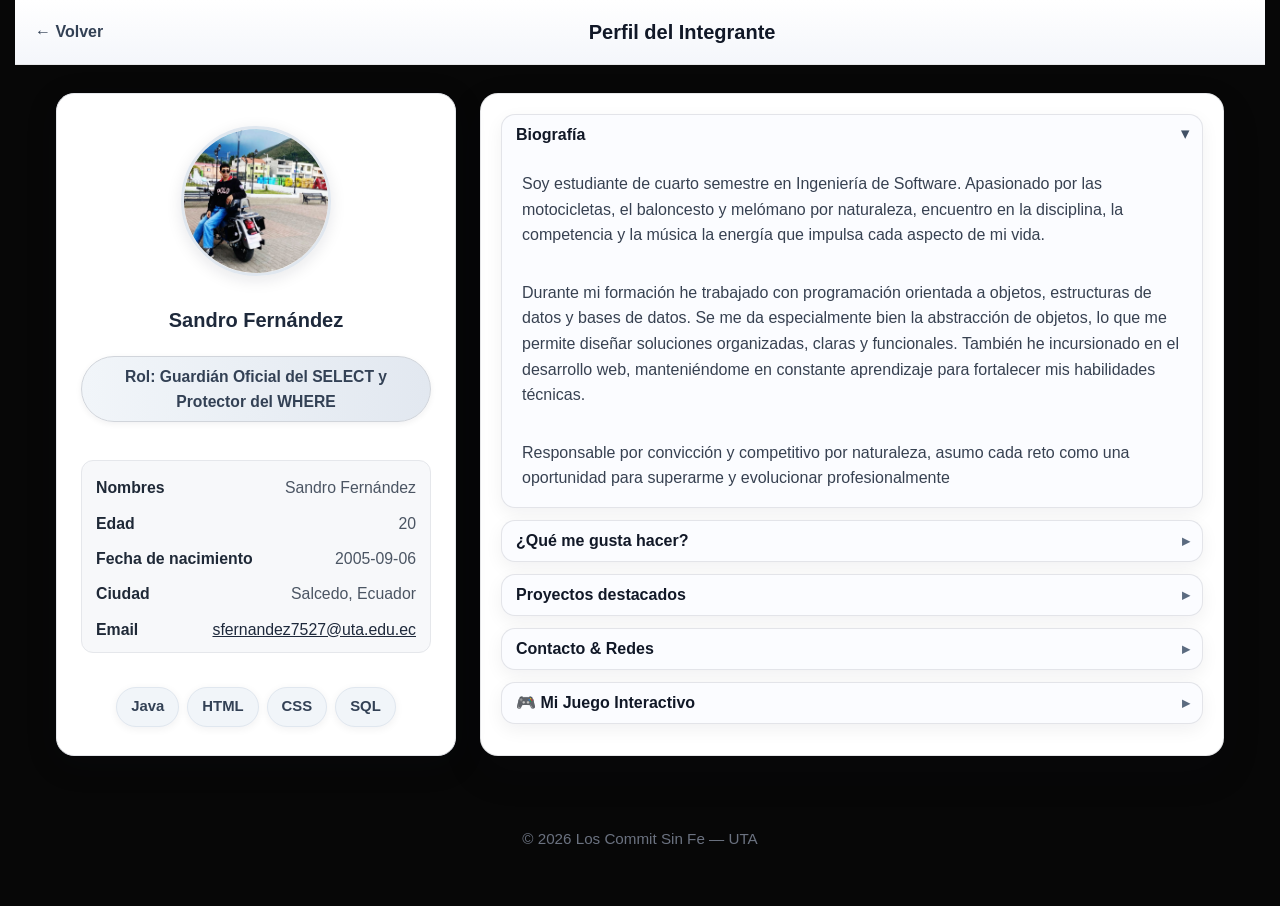
<file: integrantes/persona4.html>
<!DOCTYPE html>
<html lang="es">
<head>
  <meta charset="UTF-8" />
  <meta name="viewport" content="width=device-width, initial-scale=1.0"/>
  <title>Perfil — Sandro Fernández</title>
  <link rel="icon" type="image/png" href="../assets/img/icono.png">
  <link rel="stylesheet" href="styles-individual.css"/>
  <meta name="viewport" content="width=device-width, initial-scale=1.0">
   <style>
    body {
      background-color: #070707; 
      color: white;
      font-family: Arial, sans-serif;
      margin: 0;
      padding: 0;
    }
    .sidebar img {
      width: 150px;
      border-radius: 50%;
    }
    .content {
      padding: 20px;
    }
    .photos {
      display: flex;
      justify-content: space-between;
      margin-top: 20px;
    }
    .photos img {
      width: 200px;
      height: 200px;
      border-radius: 8px;
      object-fit: cover;
    }
  </style>
</head>
<body>
  <header class="topbar">
    <a class="back" href="../index.html" aria-label="Volver a inicio">← Volver</a>
    <h1 class="page-title">Perfil del Integrante</h1>
  </header>

  <main class="layout">
    <!-- ===== PANEL IZQUIERDO ===== -->
    <aside class="sidebar">
      <img class="avatar-xl" src="../assets/img/foto_Sandro.jpeg" alt="Foto de Sandro Fernández">
      
      <h2 class="name">Sandro Fernández</h2>
      <p class="role">Rol: Guardián Oficial del SELECT y Protector del WHERE </p>

      <dl class="facts">
        <div><dt>Nombres</dt><dd>Sandro Fernández</dd></div>
        <div><dt>Edad</dt><dd>20</dd></div>
        <div><dt>Fecha de nacimiento</dt><dd>2005-09-06</dd></div>
        <div><dt>Ciudad</dt><dd>Salcedo, Ecuador</dd></div>
        <div><dt>Email</dt><dd><a href="mailto:sfernandez7527@uta.edu.ec">sfernandez7527@uta.edu.ec</a></dd></div>
      </dl>

      <div class="tags">
        <span>Java</span><span>HTML</span><span>CSS</span><span>SQL</span>
      </div>
    </aside>

    <!-- ===== CONTENIDO DERECHO ===== -->
    <section class="content">
      <!-- Bloque desplegable 1 -->
      <details class="card" open>
        <summary>Biografía</summary>
        <p>
          Soy estudiante de cuarto semestre en Ingeniería de Software. Apasionado por las motocicletas, el baloncesto y melómano por naturaleza, encuentro en la disciplina, la competencia y la música la energía que impulsa cada aspecto de mi vida.
        </p>
        <p>
Durante mi formación he trabajado con programación orientada a objetos, estructuras de datos y bases de datos. Se me da especialmente bien la abstracción de objetos, lo que me permite diseñar soluciones organizadas, claras y funcionales. También he incursionado en el desarrollo web, manteniéndome en constante aprendizaje para fortalecer mis habilidades técnicas.        </p>
      <p>
        Responsable por convicción y competitivo por naturaleza, asumo cada reto como una oportunidad para superarme y evolucionar profesionalmente
      </p>
</details>

      <!-- Bloque desplegable 2 -->
      <details class="card">
        <summary>¿Qué me gusta hacer?</summary>
        <ul class="bullets">
  <li>Desarrollar tecnología eficiente.</li>
  <li>Jugar baloncesto.</li>
  <li>Aprender algo nuevo cada día.</li>
  <li>Leer y hacer fotografía.</li>
  <li>Videojuegos y rock.</li>
</ul>
      </details>

      <!-- Bloque desplegable 3 -->
    <details class="card">
        <summary>Proyectos destacados</summary>
        <div class="projects">
          <article class="proj">
            <h3>Plataforma de Gestión de Estacionamientos</h3>
            <p>Proyecto web enfocado en el control y organización de espacios de parqueo.</p>
            <a class="btn-link" href="https://github.com/Kikessj710/fundamentos.git" target="_blank" rel="noopener">Repositorio</a>
          </article>
          <article class="proj">
            <h3>Plataforma de una tienda virtual</h3>
            <p>Desarrollo de tienda virtual con funcionalidades de catálogo y gestión básica de ventas.</p>
            <a class="btn-link" href="https://github.com/Sandrofer/Proyecto_modelamiento.git" target="_blank" rel="noopener">Repositorio</a>
          </article>
        </div>
      </details>

      <!-- Bloque desplegable 4 -->
      <details class="card">
        <summary>Contacto & Redes</summary>
        <div class="redes-contacto">
          <a href="https://github.com/Sandrofer" class="red-link" target="_blank" rel="noopener" aria-label="GitHub">
            <img src="../assets/img/github.png" alt="GitHub" class="red-icon">
            <span>GitHub</span>
          </a>
          <a href="https://www.facebook.com/iker.fernandez.35380/" class="red-link" target="_blank" rel="noopener" aria-label="Facebook">
            <img src="../assets/img/facebook.png" alt="Facebook" class="red-icon">
            <span>Facebook</span>
          </a>
          <a href="https://www.instagram.com/unsandro_fernandez/" class="red-link" target="_blank" rel="noopener" aria-label="Instagram">
            <img src="../assets/img/instagram.png" alt="Instagram" class="red-icon">
            <span>Instagram</span>
          </a>
          <a href="mailto:ikerf72@gmail.com" class="red-link" aria-label="Email">
            <img src="../assets/img/mail.png" alt="Email" class="red-icon">
            <span>Email</span>
          </a>
      
        </div>
      </details>

      <details class="card">
        <summary>🎮 Mi Juego Interactivo</summary>
        <div style="text-align: center; padding: 20px;">
          <a href="../juegos/Juego de Clicks/juego.html" class="btn-link" style="margin: 15px auto; display: inline-block;">
            Jugar ahora
          </a>
        </div>
      </details>
    </section>
  </main>

  <footer class="footer">
    <p>&copy; 2026 Los Commit Sin Fe — UTA</p>
  </footer>

  <script src="toggle-remember.js"></script>
</body>
</html>
</file>
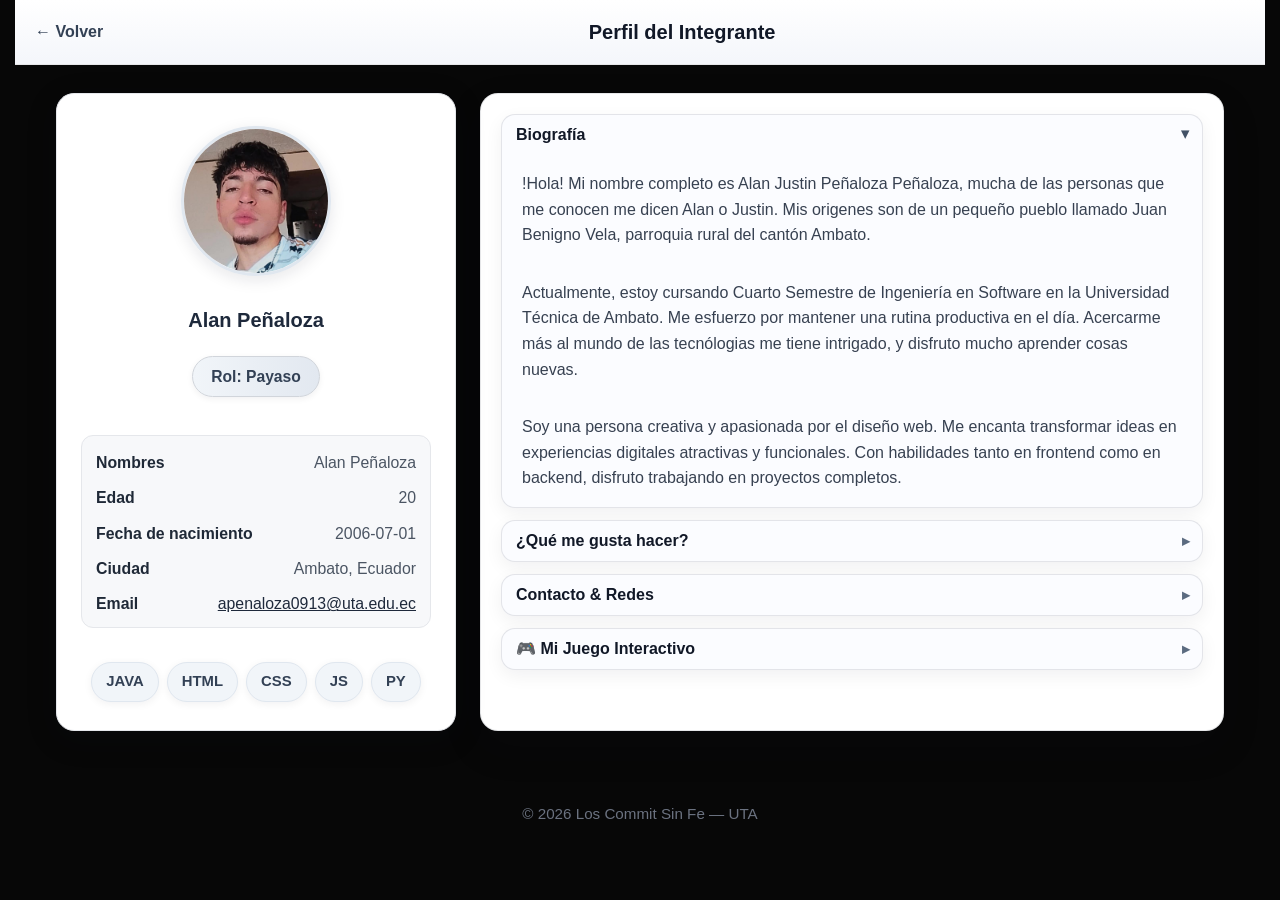
<file: integrantes/persona5.html>
<!DOCTYPE html>
<html lang="es">
<head>
  <meta charset="UTF-8" />
  <meta name="viewport" content="width=device-width, initial-scale=1.0"/>
  <title>Perfil — Andrés Paredes</title>
  <link rel="icon" type="image/png" href="../assets/img/icono.png">
  <link rel="stylesheet" href="styles-individual.css"/>
  <meta name="viewport" content="width=device-width, initial-scale=1.0">
   <style>
    body {
      background-color: #070707; 
      color: white;
      font-family: Arial, sans-serif;
      margin: 0;
      padding: 0;
    }
    .sidebar img {
      width: 150px;
      border-radius: 50%;
    }
    .content {
      padding: 20px;
    }
    .photos {
      display: flex;
      justify-content: space-between;
      margin-top: 20px;
    }
    .photos img {
      width: 200px;
      height: 200px;
      border-radius: 8px;
      object-fit: cover;
    }
  </style>
</head>
<body>
  <header class="topbar">
    <a class="back" href="../index.html" aria-label="Volver a inicio">← Volver</a>
    <h1 class="page-title">Perfil del Integrante</h1>
  </header>

  <main class="layout">
    <!-- ===== PANEL IZQUIERDO (EDITAR) ===== -->
    <aside class="sidebar">
      <img class="avatar-xl" src="../assets/img/alangay.jpeg" alt="Foto de Nombre Apellido">
      
      <h2 class="name">Alan Peñaloza</h2>
      <p class="role">Rol: Payaso
      </p>

      <dl class="facts">
        <div><dt>Nombres</dt><dd>Alan Peñaloza</dd></div>
        <div><dt>Edad</dt><dd>20</dd></div>
        <div><dt>Fecha de nacimiento</dt><dd>2006-07-01</dd></div>
        <div><dt>Ciudad</dt><dd>Ambato, Ecuador</dd></div>
        <div><dt>Email</dt><dd><a href="mailto:correo@ejemplo.com">apenaloza0913@uta.edu.ec</a></dd></div>
      </dl>

      <div class="tags">
        <span>JAVA</span><span>HTML</span><span>CSS</span><span>JS</span><span>PY</span>
      </div>
    </aside>

    <!-- ===== CONTENIDO DERECHO (EDITAR) ===== -->
    <section class="content">
      <!-- Bloque desplegable 1 -->
      <details class="card" open>
        <summary>Biografía</summary>
        <p> 
          !Hola! Mi nombre completo es Alan Justin Peñaloza Peñaloza, mucha de las personas que me conocen me dicen Alan o Justin. Mis origenes son de un pequeño pueblo llamado Juan Benigno Vela, parroquia rural del cantón Ambato.
        </p>
        <p>
          Actualmente, estoy cursando Cuarto Semestre de Ingeniería en Software en la Universidad Técnica de Ambato. Me esfuerzo por mantener una rutina productiva en el día. Acercarme más al mundo de las tecnólogias me tiene intrigado, y disfruto mucho aprender cosas nuevas.
        </p>
        <p>
          Soy una persona creativa y apasionada por el diseño web. Me encanta transformar ideas en experiencias digitales atractivas y funcionales. Con habilidades tanto en frontend como en backend, disfruto trabajando en proyectos completos.
        </p>
        
      </details>

      <!-- Bloque desplegable 2 -->
      <details class="card">
        <summary>¿Qué me gusta hacer?</summary>
        <ul class="bullets">
          <li>Me gusta diseñar de páginas web 💻.</li>
          <li>Me encanta jugar futbol ⚽.</li>
          <li>Me gusta mucho escuchar música mientras hago cualquier cosa 🎵.</li>
          <li>Me gusta pasar tiempo de calidad con las personas que amo 🫂.</li>
        </ul>
      </details>

      <!-- Bloque desplegable 3 -->

      <!-- Bloque desplegable 4 -->
      <details class="card">
        <summary>Contacto & Redes</summary>
        <div class="redes-contacto">
          <a href="https://github.com/Alan77-bot" class="red-link" target="_blank" rel="noopener" aria-label="GitHub">
            <img src="../assets/img/github.png" alt="GitHub" class="red-icon">
            <span>GitHub</span>
          </a>
          <a href="https://www.instagram.com/alanjustin.77/" class="red-link" target="_blank" rel="noopener" aria-label="Instagram">
            <img src="../assets/img/instagram.png" alt="Instagram" class="red-icon">
            <span>Instagram</span>
          </a>
         
          <a href="tel:+593959533392" class="red-link" aria-label="Teléfono">
            <img src="../assets/img/phone.png" alt="Teléfono" class="red-icon">
            <span>+593 95 953 3392 </span>
          </a>
        </div>
      </details>

      <details class="card">
        <summary>🎮 Mi Juego Interactivo</summary>
        <div style="text-align: center; padding: 20px;">
          <a href="../juegos/Juego de Flappy Bird/index.html" class="btn-link" style="margin: 15px auto; display: inline-block;">
            Jugar ahora
          </a>
        </div>
      </details>
    </section>
  </main>

  <footer class="footer">
    <p>&copy; 2026 Los Commit Sin Fe — UTA</p>
  </footer>

  <script src="toggle-remember.js"></script>
</body>
</html>
</file>
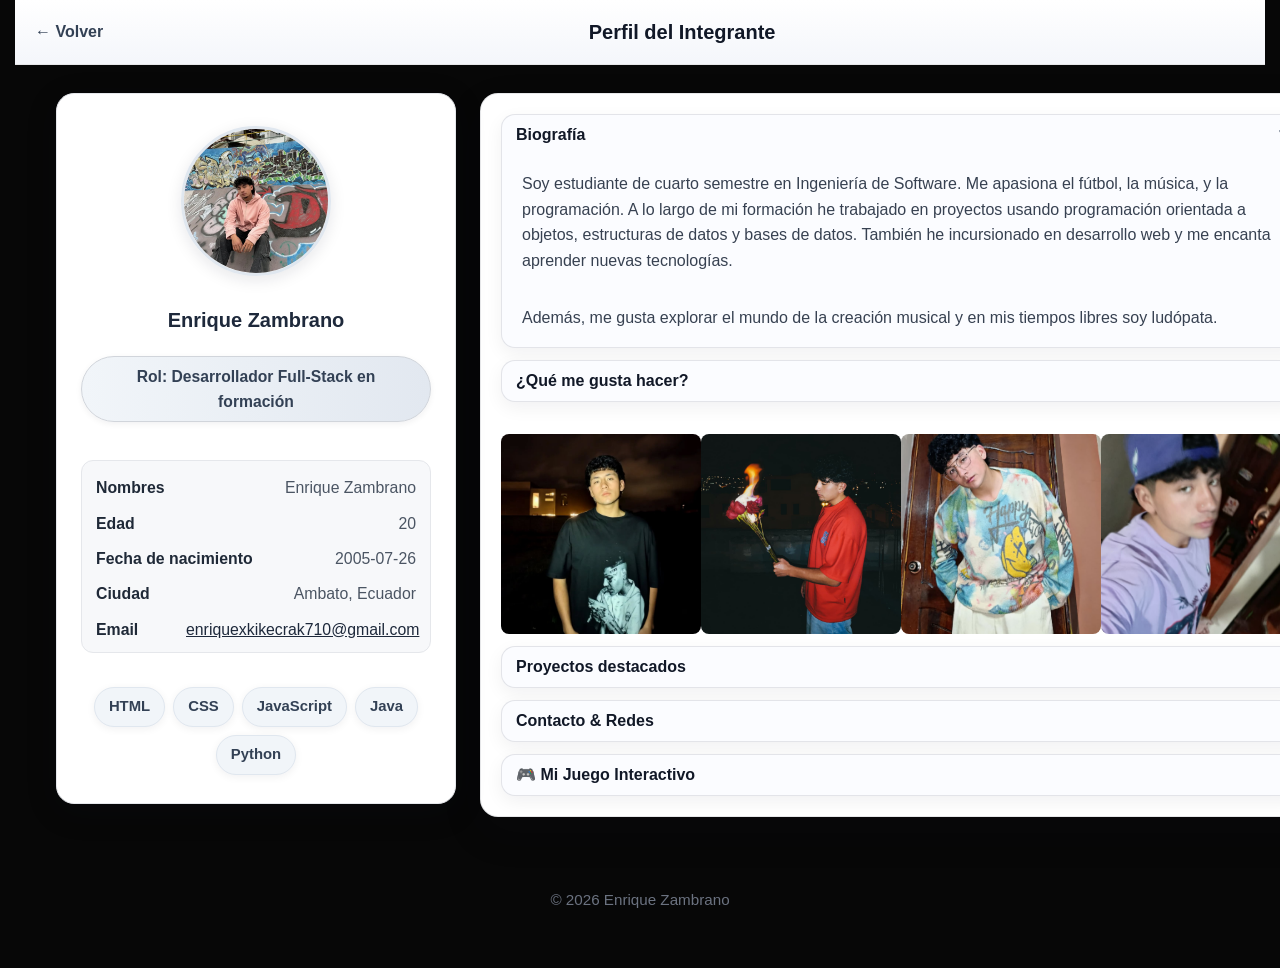
<file: integrantes/persona6.html>
<!DOCTYPE html>
<html lang="es">
<head>
  <meta charset="UTF-8" />
  <meta name="viewport" content="width=device-width, initial-scale=1.0"/>
  <title>Perfil — Enrique Zambrano</title>
  <link rel="icon" type="image/png" href="../assets/img/icono.png">
  <link rel="stylesheet" href="styles-individual.css"/>
  <meta name="viewport" content="width=device-width, initial-scale=1.0">
 <style>
    body {
      background-color: #070707; 
      color: white;
      font-family: Arial, sans-serif;
      margin: 0;
      padding: 0;
    }
    .sidebar img {
      width: 150px;
      border-radius: 50%;
    }
    .content {
      padding: 20px;
    }
    .photos {
      display: flex;
      justify-content: space-between;
      margin-top: 20px;
    }
    .photos img {
      width: 200px;
      height: 200px;
      border-radius: 8px;
      object-fit: cover;
    }
  </style>
</head>
<body>
  <header class="topbar">
    <a class="back" href="../index.html" aria-label="Volver a inicio">← Volver</a>
    <h1 class="page-title">Perfil del Integrante</h1>
  </header>

  <main class="layout">
    <!-- ===== PANEL IZQUIERDO (EDITAR) ===== -->
    <aside class="sidebar">
      <img class="avatar-xl" src="../assets/img/kike.jpg" alt="Foto de Enrique Zambrano">
      <h2 class="name">Enrique Zambrano</h2>
      <p class="role">Rol: Desarrollador Full-Stack en formación</p>

      <dl class="facts">
        <div><dt>Nombres</dt><dd>Enrique Zambrano</dd></div>
        <div><dt>Edad</dt><dd>20</dd></div>
        <div><dt>Fecha de nacimiento</dt><dd>2005-07-26</dd></div>
        <div><dt>Ciudad</dt><dd>Ambato, Ecuador</dd></div>
        <div><dt>Email</dt><dd><a href="mailto:enriquexkikecrak710@gmail.com">enriquexkikecrak710@gmail.com</a></dd></div>
      </dl>

      <div class="tags">
        <span>HTML</span><span>CSS</span><span>JavaScript</span><span>Java</span><span>Python</span>
      </div>
    </aside>

    <!-- ===== CONTENIDO DERECHO (EDITAR) ===== -->
    <section class="content">
      <!-- Bloque desplegable 1 -->
      <details class="card" open>
        <summary>Biografía</summary>
        <p>
          Soy estudiante de cuarto semestre en Ingeniería de Software. Me apasiona el fútbol, la música, y la programación. A lo largo de mi formación he trabajado en proyectos usando programación orientada a objetos, estructuras de datos y bases de datos. También he incursionado en desarrollo web y me encanta aprender nuevas tecnologías.
        </p>
        <p>
          Además, me gusta explorar el mundo de la creación musical y en mis tiempos libres soy ludópata.
        </p>
      </details>
      <!-- Bloque desplegable 2 -->
      <details class="card">
        <summary>¿Qué me gusta hacer?</summary>
        <ul class="bullets">
          <li>Leer Libros</li>
          <li>Crear música.</li>
          <li>Jugar fútbol.</li>
          <li>Explorar nuevos proyectos que combinen mi pasión por la tecnología y la creatividad.</li>
        </ul>
      </details>

      <!-- Bloque de Fotos -->
      <div class="photos">
        <img src="../assets/img/kike2.jpg" alt="Foto 1">
        <img src="../assets/img/Kike3.jpeg" alt="Foto 2">
        <img src="../assets/img/Kike4.jpeg" alt="Foto 3">
        <img src="../assets/img/Kike5.jpeg" alt="Foto 4">
      </div>

      <!-- Bloque desplegable 3 -->
      <details class="card">
        <summary>Proyectos destacados</summary>
        <div class="projects">
          <article class="proj">
            <h3>Plataforma de Gestión de Estacionamientos</h3>
            <p>Desarrollo de una página web universitaria para la gestión de estacionamientos.</p>
            <a class="btn-link" href="https://github.com/Kikessj710/fundamentos.git" target="_blank" rel="noopener">Repositorio</a>
          </article>
          <article class="proj">
            <h3>Plataforma de una tienda virtual</h3>
            <p>Desarrollo de una página web para una tienda virtual.</p>
            <a class="btn-link" href="https://github.com/Jonathan305g/Marketplace_Modelamiento.git" target="_blank" rel="noopener">Repositorio</a>
          </article>
        </div>
      </details>

      <!-- Bloque desplegable 4 -->
      <details class="card">
        <summary>Contacto & Redes</summary>
        <div class="redes-contacto">
          <a href="https://www.instagram.com/larzy0_0/" class="red-link" target="_blank" rel="noopener" aria-label="Instagram">
            <img src="../assets/img/instagram.png" alt="Instagram" class="red-icon">
            <span>Instagram</span>
          </a>
          <a href="https://www.youtube.com/watch?v=6tGs7QvBwi4&list=RD6tGs7QvBwi4&start_radio=1" class="red-link" target="_blank" rel="noopener" aria-label="Youtube">
            <img src="../assets/img/Youtube.png" alt="YouTube" class="red-icon">
            <span>Youtube</span>
          </a>
          <a href="https://www.facebook.com/enrique.zambrano.3087" class="red-link" aria-label="Facebook">
            <img src="../assets/img/facebook.png" alt="Facebook" class="red-icon">
            <span>Facebook</span>
          </a>
        </div>
      </details>

      <details class="card">
        <summary>🎮 Mi Juego Interactivo</summary>
        <div style="text-align: center; padding: 20px;">
          <a href="../juegos/Pong/Pong.html" class="btn-link" style="margin: 15px auto; display: inline-block;">
            Jugar ahora
          </a>
        </div>
      </details>
    </section>
  </main>

  <footer class="footer">
    <p>&copy; 2026 Enrique Zambrano</p>
  </footer>

  <script src="toggle-remember.js"></script>

</body>
</html>
</file>
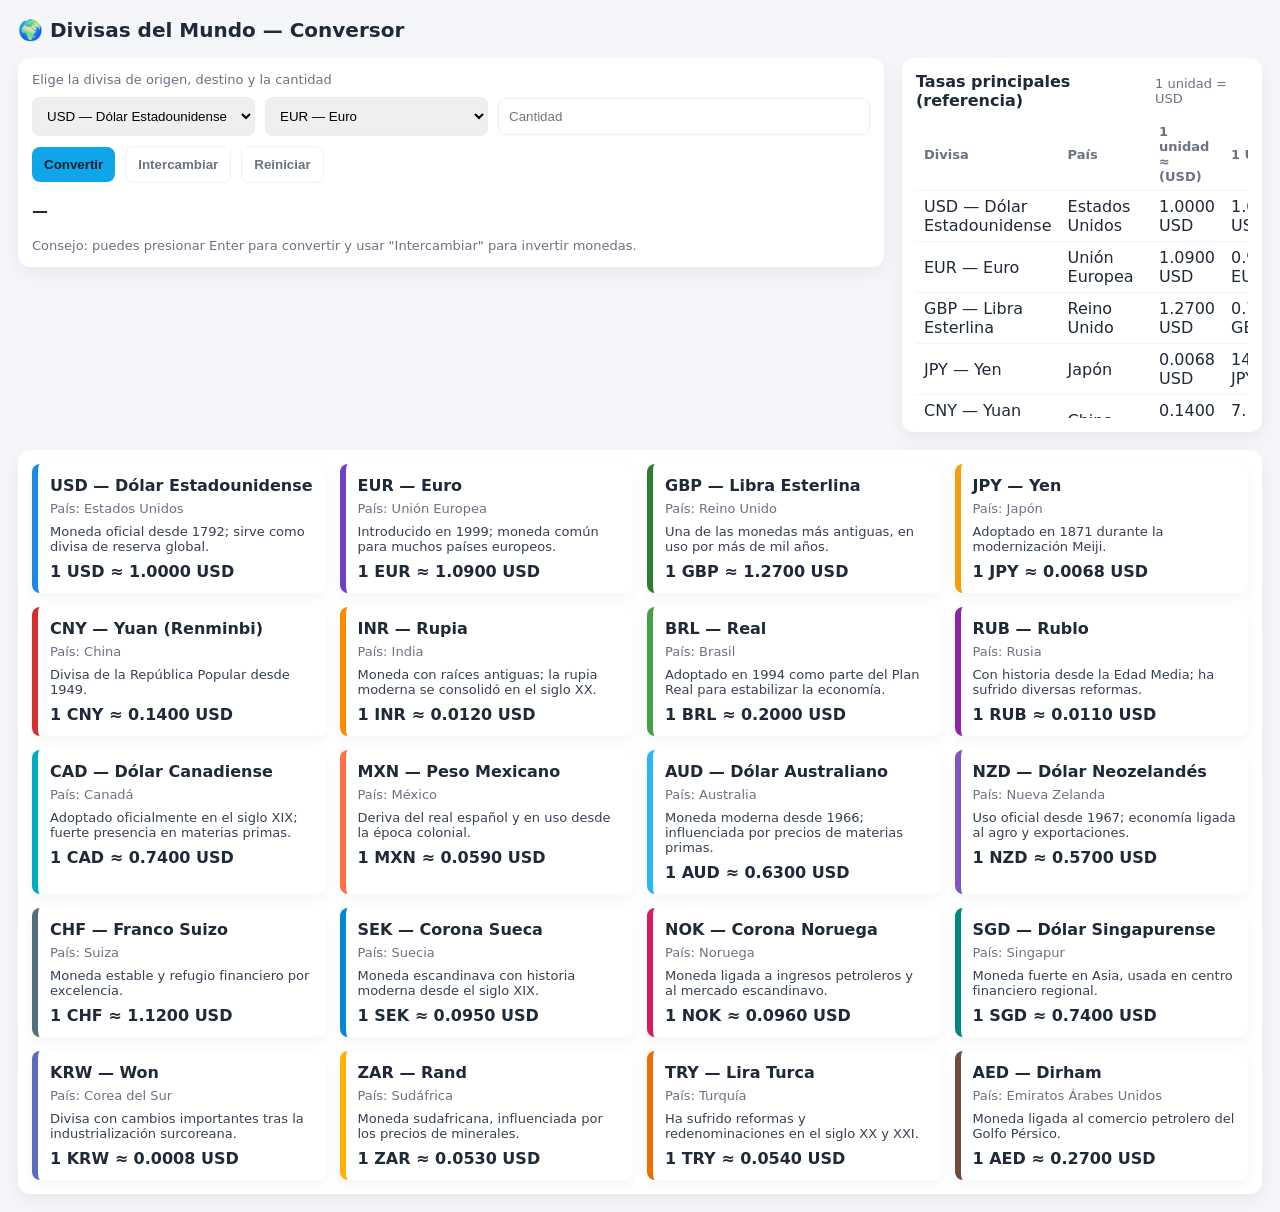
<file: juegos/Conversor de monedas/conversor.html>
<!DOCTYPE html>
<html lang="es">
<head>
  <meta charset="UTF-8" />
  <meta name="viewport" content="width=device-width,initial-scale=1" />
  <title>Divisas del Mundo — Conversor y Fichas</title>
  <style>
    :root{ --bg:#f4f6f9; --text:#1f2937; --card:#ffffff; --muted:#6b7280 }
    *{box-sizing:border-box}
    body{margin:18px; font-family:Inter, system-ui, Arial; background:var(--bg); color:var(--text)}

    header{display:flex; gap:18px; align-items:center; justify-content:space-between; margin-bottom:16px}
    h1{margin:0; font-size:20px}

    .top{display:grid; grid-template-columns: 1fr 360px; gap:18px; align-items:start}
    .panel{background:var(--card); padding:14px; border-radius:12px; box-shadow:0 6px 18px rgba(15,23,42,0.06)}

    /* Converter */
    .converter{display:flex; flex-direction:column; gap:10px}
    .row{display:flex; gap:10px; align-items:center}
    select,input{padding:10px; border-radius:8px; border:1px solid #e6eef8; min-width:0}
    .amount{flex:1}
    button{background:#0ea5e9; color:#04202b; border:none; padding:10px 12px; border-radius:8px; font-weight:700; cursor:pointer}
    button.ghost{background:transparent; border:1px solid rgba(0,0,0,0.06); color:var(--muted)}
    .result{font-weight:800; margin-top:8px}

    .rates-list{max-height:300px; overflow:auto}
    .rates-list table{width:100%; border-collapse:collapse}
    .rates-list th, .rates-list td{padding:6px 8px; text-align:left; border-bottom:1px solid #f1f5f9}
    .rates-list th{font-size:13px; color:var(--muted)}

    /* Cards area */
    .currency-container{display:grid; grid-template-columns:repeat(auto-fit,minmax(260px,1fr)); gap:14px; margin-top:18px}
    .currency-card{background:var(--card); border-left:6px solid var(--accent,#0ea5e9); padding:12px; border-radius:8px; box-shadow:0 6px 14px rgba(2,6,23,0.04)}
    .currency-card h2{margin:0 0 6px; font-size:16px}
    .meta{font-size:13px; color:var(--muted); margin-bottom:8px}
    .history{font-size:13px; color:#374151}
    .rate{font-weight:800; margin-top:8px}

    footer{margin-top:18px; font-size:13px; color:var(--muted)}

    @media(max-width:980px){ .top{grid-template-columns:1fr} }
  </style>
</head>
<body>
  <header>
    <h1>🌍 Divisas del Mundo — Conversor</h1>
  </header>

  <div class="top">
    <div class="panel">
      <div class="converter">
        <label style="font-size:13px; color:var(--muted)">Elige la divisa de origen, destino y la cantidad</label>
        <div class="row">
          <select id="from"></select>
          <select id="to"></select>
          <input id="amount" class="amount" type="number" placeholder="Cantidad" min="0" step="any">
        </div>
        <div class="row">
          <button id="convertBtn">Convertir</button>
          <button id="swapBtn" class="ghost">Intercambiar</button>
          <button id="resetBtn" class="ghost">Reiniciar</button>
        </div>
        <div class="result" id="result">—</div>
        <div style="font-size:13px; color:var(--muted); margin-top:8px">Consejo: puedes presionar Enter para convertir y usar "Intercambiar" para invertir monedas.</div>
      </div>
    </div>

    <div class="panel">
      <div style="display:flex; justify-content:space-between; align-items:center; margin-bottom:8px">
        <strong>Tasas principales (referencia)</strong>
        <span style="font-size:13px; color:var(--muted)">1 unidad = USD</span>
      </div>
      <div class="rates-list">
        <table id="ratesTable">
          <thead><tr><th>Divisa</th><th>País</th><th>1 unidad ≈ (USD)</th><th>1 USD ≈</th></tr></thead>
          <tbody></tbody>
        </table>
      </div>
    </div>
  </div>

  <section class="currency-container panel" id="cards">
    <!-- tarjetas de cada divisa -->
  </section>

  
<script>
// --- Datos de 20 divisas ---
const currencies = [
  {code:'USD', name:'Dólar Estadounidense', country:'Estados Unidos', rateUSD:1.000, color:'#1e88e5', history:'Moneda oficial desde 1792; sirve como divisa de reserva global.'},
  {code:'EUR', name:'Euro', country:'Unión Europea', rateUSD:1.09, color:'#6f42c1', history:'Introducido en 1999; moneda común para muchos países europeos.'},
  {code:'GBP', name:'Libra Esterlina', country:'Reino Unido', rateUSD:1.27, color:'#2e7d32', history:'Una de las monedas más antiguas, en uso por más de mil años.'},
  {code:'JPY', name:'Yen', country:'Japón', rateUSD:0.0068, color:'#f59e0b', history:'Adoptado en 1871 durante la modernización Meiji.'},
  {code:'CNY', name:'Yuan (Renminbi)', country:'China', rateUSD:0.14, color:'#d32f2f', history:'Divisa de la República Popular desde 1949.'},
  {code:'INR', name:'Rupia', country:'India', rateUSD:0.012, color:'#fb8c00', history:'Moneda con raíces antiguas; la rupia moderna se consolidó en el siglo XX.'},
  {code:'BRL', name:'Real', country:'Brasil', rateUSD:0.20, color:'#43a047', history:'Adoptado en 1994 como parte del Plan Real para estabilizar la economía.'},
  {code:'RUB', name:'Rublo', country:'Rusia', rateUSD:0.011, color:'#8e24aa', history:'Con historia desde la Edad Media; ha sufrido diversas reformas.'},
  {code:'CAD', name:'Dólar Canadiense', country:'Canadá', rateUSD:0.74, color:'#00acc1', history:'Adoptado oficialmente en el siglo XIX; fuerte presencia en materias primas.'},
  {code:'MXN', name:'Peso Mexicano', country:'México', rateUSD:0.059, color:'#ff7043', history:'Deriva del real español y en uso desde la época colonial.'},
  {code:'AUD', name:'Dólar Australiano', country:'Australia', rateUSD:0.63, color:'#29b6f6', history:'Moneda moderna desde 1966; influenciada por precios de materias primas.'},
  {code:'NZD', name:'Dólar Neozelandés', country:'Nueva Zelanda', rateUSD:0.57, color:'#7e57c2', history:'Uso oficial desde 1967; economía ligada al agro y exportaciones.'},
  {code:'CHF', name:'Franco Suizo', country:'Suiza', rateUSD:1.12, color:'#546e7a', history:'Moneda estable y refugio financiero por excelencia.'},
  {code:'SEK', name:'Corona Sueca', country:'Suecia', rateUSD:0.095, color:'#0288d1', history:'Moneda escandinava con historia moderna desde el siglo XIX.'},
  {code:'NOK', name:'Corona Noruega', country:'Noruega', rateUSD:0.096, color:'#d81b60', history:'Moneda ligada a ingresos petroleros y al mercado escandinavo.'},
  {code:'SGD', name:'Dólar Singapurense', country:'Singapur', rateUSD:0.74, color:'#00897b', history:'Moneda fuerte en Asia, usada en centro financiero regional.'},
  {code:'KRW', name:'Won', country:'Corea del Sur', rateUSD:0.00076, color:'#5c6bc0', history:'Divisa con cambios importantes tras la industrialización surcoreana.'},
  {code:'ZAR', name:'Rand', country:'Sudáfrica', rateUSD:0.053, color:'#ffb300', history:'Moneda sudafricana, influenciada por los precios de minerales.'},
  {code:'TRY', name:'Lira Turca', country:'Turquía', rateUSD:0.054, color:'#ef6c00', history:'Ha sufrido reformas y redenominaciones en el siglo XX y XXI.'},
  {code:'AED', name:'Dirham', country:'Emiratos Árabes Unidos', rateUSD:0.27, color:'#6d4c41', history:'Moneda ligada al comercio petrolero del Golfo Pérsico.'}
];

// --- DOM refs ---
const fromS = document.getElementById('from');
const toS = document.getElementById('to');
const amountI = document.getElementById('amount');
const convertBtn = document.getElementById('convertBtn');
const swapBtn = document.getElementById('swapBtn');
const resetBtn = document.getElementById('resetBtn');
const resultEl = document.getElementById('result');
const ratesTableBody = document.querySelector('#ratesTable tbody');
const cardsEl = document.getElementById('cards');

// --- Helpers ---
function populateSelectors(){
  currencies.forEach(c=>{
    const opt1 = document.createElement('option'); opt1.value=c.code; opt1.textContent=`${c.code} — ${c.name}`;
    const opt2 = opt1.cloneNode(true);
    fromS.appendChild(opt1); toS.appendChild(opt2);
  });
  fromS.value='USD'; toS.value='EUR';
}

function renderRates(){
  ratesTableBody.innerHTML='';
  currencies.forEach(c=>{
    const tr = document.createElement('tr');
    const tdCode = document.createElement('td'); tdCode.textContent = `${c.code} — ${c.name}`;
    const tdCountry = document.createElement('td'); tdCountry.textContent = c.country;
    const tdRate = document.createElement('td'); tdRate.textContent = `${c.rateUSD.toFixed(4)} USD`;
    const tdInvert = document.createElement('td');
    const oneUsdIn = (1 / c.rateUSD);
    tdInvert.textContent = `${oneUsdIn >= 0.0001 ? oneUsdIn.toFixed(4) : oneUsdIn.toExponential(4)} ${c.code}`;
    tr.appendChild(tdCode); tr.appendChild(tdCountry); tr.appendChild(tdRate); tr.appendChild(tdInvert);
    ratesTableBody.appendChild(tr);
  });
}

function renderCards(){
  cardsEl.innerHTML='';
  currencies.forEach(c=>{
    const div = document.createElement('div');
    div.className='currency-card';
    div.style.setProperty('--accent', c.color);
    div.innerHTML = `<h2>${c.code} — ${c.name}</h2>
                     <div class="meta">País: ${c.country}</div>
                     <div class="history">${c.history}</div>
                     <div class="rate">1 ${c.code} ≈ ${c.rateUSD.toFixed(4)} USD</div>`;
    cardsEl.appendChild(div);
  });
}

function findCurrency(code){ return currencies.find(c=>c.code===code); }

function convert(){
  const from = fromS.value; const to = toS.value; const amt = parseFloat(amountI.value);
  if(isNaN(amt) || amt < 0){ resultEl.textContent = '⚠️ Ingresa una cantidad válida.'; return; }
  if(from === to){ resultEl.textContent = `${amt} ${from} = ${amt} ${to}`; return; }
  const cFrom = findCurrency(from); const cTo = findCurrency(to);
  // rateUSD = how many USD per 1 unit of the currency
  const inUSD = amt * cFrom.rateUSD; // amount in USD
  const converted = inUSD / cTo.rateUSD;
  resultEl.textContent = `${amt} ${from} = ${converted.toFixed(4)} ${to}  (≈ ${inUSD.toFixed(4)} USD)`;
}

function swap(){ const a=fromS.value; fromS.value=toS.value; toS.value=a; }
function resetAll(){ fromS.value='USD'; toS.value='EUR'; amountI.value=''; resultEl.textContent='—'; }

// --- Events ---
convertBtn.addEventListener('click', convert);
swapBtn.addEventListener('click', ()=>{ swap(); convert(); });
resetBtn.addEventListener('click', resetAll);
amountI.addEventListener('keydown', (e)=>{ if(e.key==='Enter') convert(); });

// --- Init ---
populateSelectors(); renderRates(); renderCards();

</script>
</body>
</html>

</html>
</file>
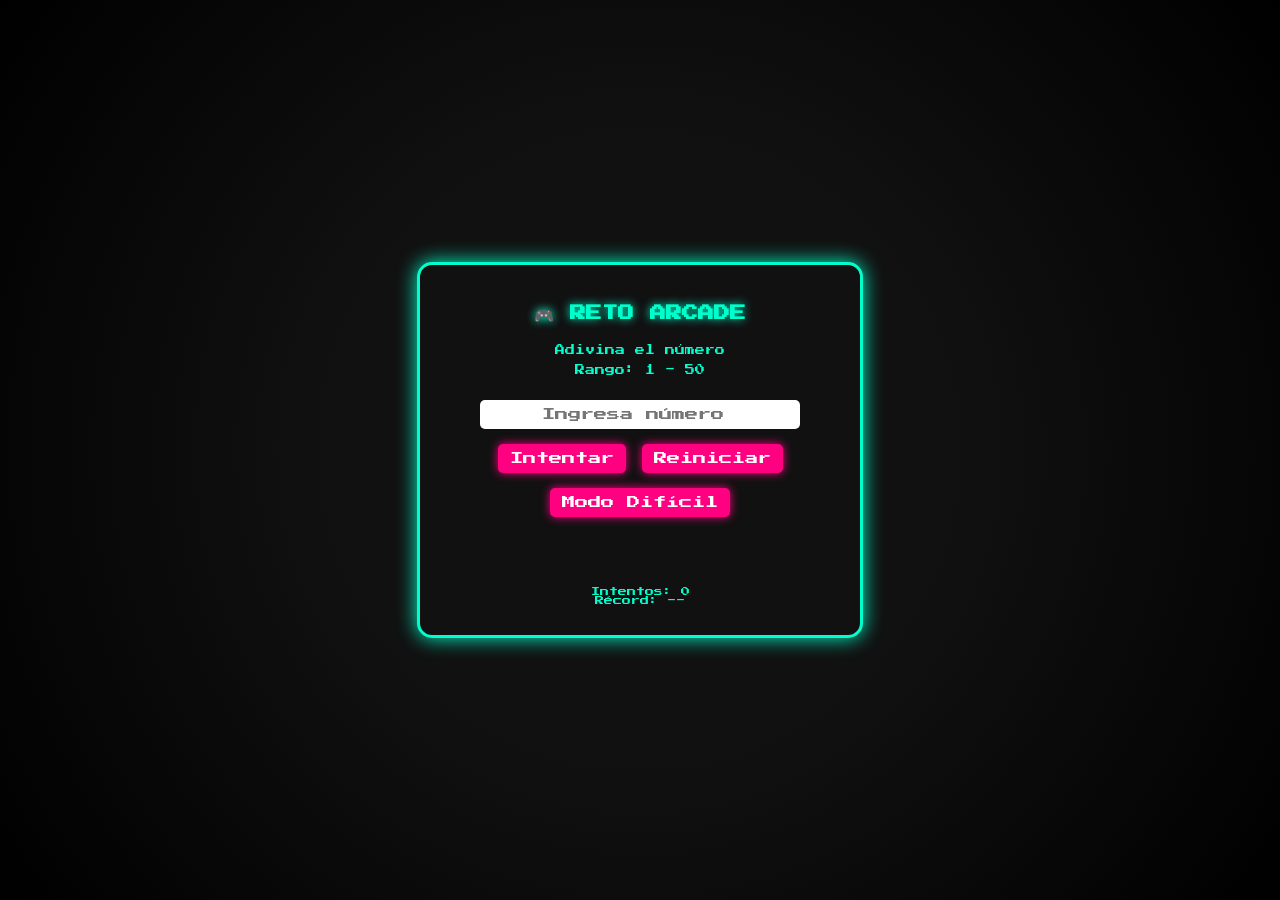
<file: juegos/Juego de Clicks/juego.html>
<!DOCTYPE html>
<html lang="es">
<head>
<meta charset="UTF-8">
<meta name="viewport" content="width=device-width, initial-scale=1.0">
<title>Reto Retro Arcade</title>

<style>
@import url('https://fonts.googleapis.com/css2?family=Press+Start+2P&display=swap');

body{
  margin:0;
  height:100vh;
  display:flex;
  justify-content:center;
  align-items:center;
  background: radial-gradient(circle, #111 40%, #000 100%);
  font-family: 'Press Start 2P', cursive;
  color:#00ffcc;
}

.card{
  background:#111;
  padding:30px;
  border:3px solid #00ffcc;
  border-radius:15px;
  text-align:center;
  width:380px;
  box-shadow: 0 0 20px #00ffcc;
}

h1{
  font-size:16px;
  margin-bottom:20px;
  text-shadow:0 0 10px #00ffcc;
}

p{
  font-size:10px;
}

input{
  margin-top:15px;
  padding:8px;
  width:80%;
  border:none;
  border-radius:5px;
  text-align:center;
  font-family:inherit;
}

button{
  margin-top:15px;
  padding:8px 12px;
  border:none;
  border-radius:5px;
  background:#ff0080;
  color:white;
  font-family:inherit;
  cursor:pointer;
  box-shadow:0 0 10px #ff0080;
}

button:hover{
  background:#ff3399;
}

#mensaje{
  margin-top:15px;
  min-height:40px;
  font-size:10px;
}

.stats{
  margin-top:15px;
  font-size:9px;
}
</style>
</head>

<body>

<div class="card">
  <h1>🎮 RETO ARCADE</h1>
  <p>Adivina el número</p>
  <p id="rango">Rango: 1 - 50</p>

  <input type="number" id="numero" placeholder="Ingresa número">
  <br>
  <button onclick="verificar()">Intentar</button>
  <button onclick="reiniciar()">Reiniciar</button>
  <button onclick="modoDificil()">Modo Difícil</button>

  <div id="mensaje"></div>

  <div class="stats">
    Intentos: <span id="intentos">0</span><br>
    Récord: <span id="record">--</span>
  </div>
</div>

<script>
let max = 50;
let numeroSecreto = generarNumero();
let intentos = 0;
let record = null;

function generarNumero(){
  return Math.floor(Math.random() * max) + 1;
}

function verificar(){
  const valor = Number(document.getElementById("numero").value);
  if(!valor) return;

  intentos++;
  document.getElementById("intentos").textContent = intentos;

  if(valor === numeroSecreto){
    document.getElementById("mensaje").innerHTML =
      "🔥 ¡VICTORIA! Mentalidad competitiva desbloqueada.";
    
    if(record === null || intentos < record){
      record = intentos;
      document.getElementById("record").textContent = record;
    }
  }
  else if(valor < numeroSecreto){
    document.getElementById("mensaje").innerHTML = "⬆️ MÁS ALTO";
  }
  else{
    document.getElementById("mensaje").innerHTML = "⬇️ MÁS BAJO";
  }
}

function reiniciar(){
  intentos = 0;
  numeroSecreto = generarNumero();
  document.getElementById("intentos").textContent = 0;
  document.getElementById("mensaje").innerHTML = "";
  document.getElementById("numero").value = "";
}

function modoDificil(){
  max = 100;
  document.getElementById("rango").textContent = "Rango: 1 - 100";
  reiniciar();
}
</script>

</body>
</html>
</file>
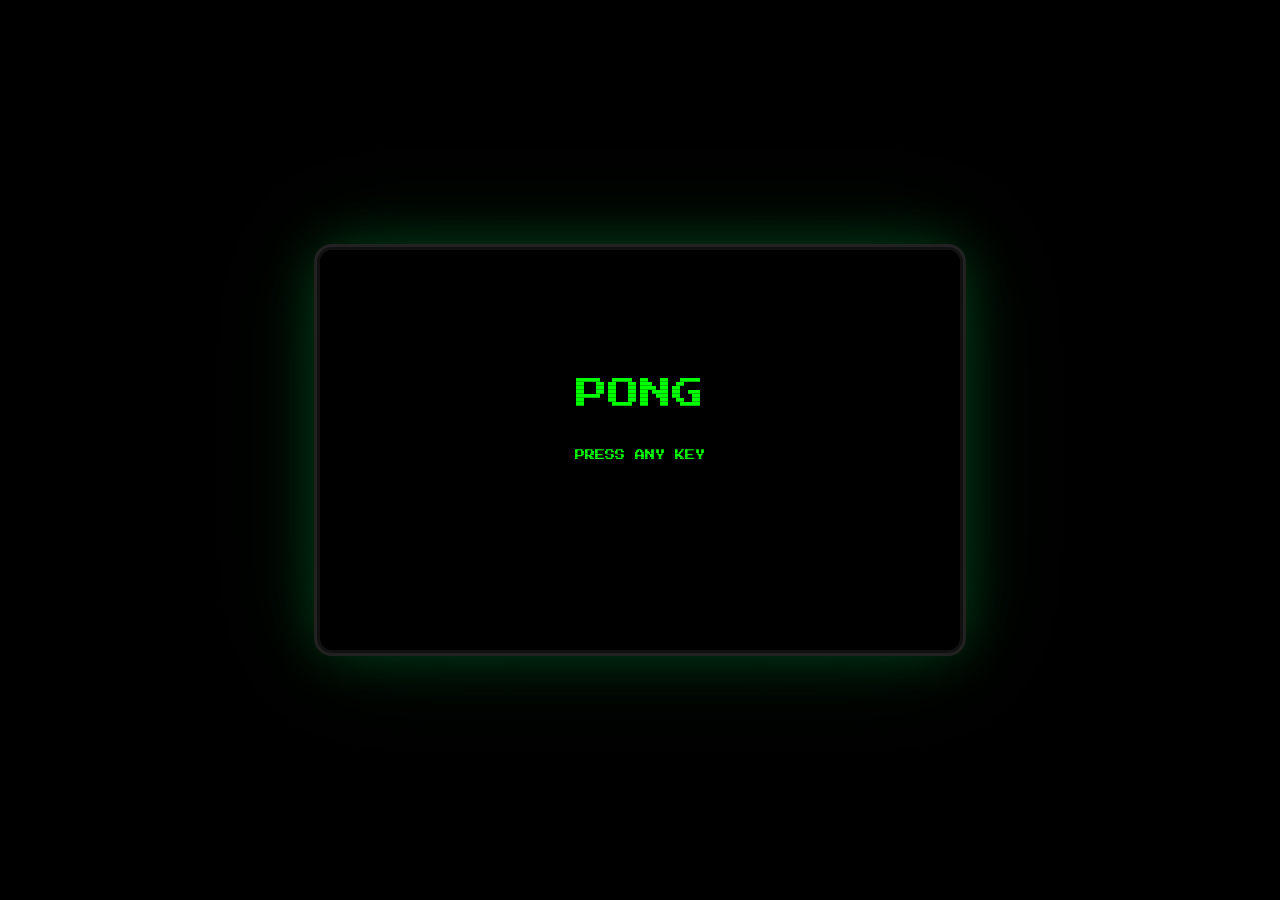
<file: juegos/Pong/Pong.html>
<!DOCTYPE html>
<html lang="es">
<head>
  <meta charset="UTF-8" />
  <title>PONG ARCADE</title>
  <link rel="stylesheet" href="styles.css" />
</head>
<body>
  <div class="crt">
    <canvas id="canvas" width="640" height="400"></canvas>
    <div class="scanlines"></div>
    <div class="vignette"></div>
  </div>
  <script src="game.js"></script>
</body>
</html>
</file>
<file: styles.css>
/* styles.css — limpio, claro y sin azules chillones */
:root{
  /* Fondo general oscuro + paneles claros */
  --background-color:#121212;
  --ink:#f4f4f4;

  --panel:#f3f5f8;        /* claro como Presentación */
  --panel-ink:#0f172a;    /* texto para panel claro */
  --muted:#475569;

  --border:rgba(15,23,42,.10);
  --shadow:0 10px 28px rgba(15,23,42,.08);
  --shadow-lg:0 16px 46px rgba(15,23,42,.12);

  --radius:16px;
  --t:.28s cubic-bezier(.2,.7,.2,1);
}

*{margin:0;padding:0;box-sizing:border-box;scroll-behavior:smooth}
body{
  font-family: ui-sans-serif,system-ui,"Segoe UI",Roboto,Arial;
  background:var(--background-color);
  color:var(--ink);
  line-height:1.6; overflow-x:hidden;
  transition:background-color var(--t), color var(--t);
}

/* ===== HERO ===== */  
header{
  min-height:100vh; display:flex; align-items:center; justify-content:center;
  text-align:center; background:var(--background-color);
  animation:fadeIn 1.2s ease-out both;
}
header h1{
  font-size:clamp(3rem,9vw,5.2rem);
  font-weight:800; letter-spacing:.5px;
  animation:slideInLeft .9s ease-out both;
}

/* ===== PRESENTACIÓN (claro) ===== */
.presentacion{
  background:var(--panel); color:var(--panel-ink);
  padding:90px 20px; text-align:center;
  animation:fadeUp 1.1s ease-out both;
}
.presentacion h2{ font-size:clamp(2rem,4vw,3rem); margin-bottom:18px; font-weight:800; }
.presentacion p{ max-width:820px; margin:0 auto; font-size:1.08rem; opacity:.9; }

/* ===== INTEGRANTES (panel claro con título integrado) ===== */
.integrantes{
  background:var(--panel); color:var(--panel-ink);
  border-top:1px solid var(--border);
  padding:36px 0 84px;
}

/* Título con subrayado centrado al ancho del texto */
.titulo-integrantes{
  display:table;
  margin:0 auto 28px;
  text-align:center;
  font-size:clamp(2rem,4vw,2.6rem);
  font-weight:800;
  color:var(--panel-ink);
  position:relative;
}
.titulo-integrantes::after{
  content:"";
  display:block;
  height:4px;
  width:100%;
  margin:6px auto 0;
  background:var(--panel-ink);
  border-radius:2px;
}

/* ===== GRID de tarjetas centrado SIEMPRE ===== */
.cards{
  /* controla el ancho de las columnas */
  --card-min: 260px;
  --card-max: 320px;

  display:grid;
  grid-template-columns: repeat(auto-fit, minmax(var(--card-min), var(--card-max)));
  gap:28px;

  /* centra el bloque de columnas y evita estiramiento a todo el viewport */
  width: min(1280px, 100% - 72px);
  margin-inline:auto;

  /* centra las columnas cuando sobra espacio y las tarjetas en su celda */
  justify-content:center;
  justify-items:center;

  /* separa un poco del título */
  margin-top:32px;
}

/* ===== CARD clara y agradable ===== */
.card{
  background:#ffffff; color:var(--panel-ink);
  border:1px solid var(--border); border-radius:var(--radius);
  box-shadow:var(--shadow);
  padding:24px 22px 20px;

  /* hace que la tarjeta encaje con la columna y no se deforme */
  width:100%;
  max-width: var(--card-max);

  text-align:center;
  opacity:0; transform:translateY(24px);
  transition:transform var(--t), box-shadow var(--t), opacity var(--t), border-color var(--t);
  display:flex; flex-direction:column; align-items:center;
}
.card.in-view{ opacity:1; transform:translateY(0); }
.card:hover{ transform:translateY(-6px); box-shadow:var(--shadow-lg); }

/* Avatar centrado y protagonista (sin bordes llamativos) */
.avatar, .card .avatar{
  width:150px; height:150px; object-fit:cover;
  border-radius:50%; margin:2px auto 14px auto; display:block;
  border:3px solid #e0e7ef;
  box-shadow:0 4px 16px rgba(15,23,42,.10);
}

/* Jerarquía textual */
.card h3{
  font-size:1.22rem; font-weight:800; margin-bottom:8px; color:#1f2937;
}

/* Insignia de rol con leve degradado (paleta gris del sitio) */
.role-badge{
  display:inline-block; font-size:.86rem; font-weight:700; color:#334155;
  background:linear-gradient(90deg,#f1f5f9 0%,#e2e8f0 100%);
  padding:6px 12px; border-radius:999px;
  border:1px solid #d1d5db; margin-bottom:10px;
  box-shadow:0 2px 6px rgba(15,23,42,.06);
}

.card p{ color:var(--muted); font-size:.98rem; margin-bottom:10px; }

/* Botón neutro */
.btn-neutral,
.card .btn-neutral{
  display:inline-block; margin-top:8px; background:#f1f5f9; color:#1e293b;
  text-decoration:none; padding:10px 14px; border-radius:10px;
  border:none; font-weight:700; outline:none; cursor:pointer;
  transition:background var(--t), transform var(--t), box-shadow var(--t), color var(--t);
  box-shadow:0 2px 8px rgba(15,23,42,.06);
}
.btn-neutral:hover,
.btn-neutral:focus{
  background:#e0e7ef; color:#334155; transform:translateY(-1px);
  box-shadow:0 4px 16px rgba(15,23,42,.10);
}

/* ===== FOOTER ===== */
footer{
  text-align:center; margin:70px 0 40px; color:#adb7c5; font-size:.92rem; opacity:.8;
}

/* ===== Animaciones base ===== */
@keyframes slideInLeft{from{opacity:0;transform:translateX(-80px)}to{opacity:1;transform:none}}
@keyframes fadeIn{from{opacity:0}to{opacity:1}}
@keyframes fadeUp{from{opacity:0;transform:translateY(38px)}to{opacity:1;transform:none}}

/* A11y: reduce motion */
@media (prefers-reduced-motion: reduce){
  *{animation:none!important;transition:none!important}
}

header {
  position: relative;
  min-height: 100vh;
  display: flex;
  align-items: center;
  justify-content: center;
  text-align: center;
  color: white;
  overflow: hidden;
  /* base oscuro para reforzar contraste con el gradiente animado */
  background: linear-gradient(120deg,#071029 0%, #0b2447 40%, #071029 100%);
}

/* Overlay difusa con gradiente en movimiento */
header::before{
  content: "";
  position: absolute;
  inset: 0;
  background: linear-gradient(270deg, rgba(255,89,94,0.12), rgba(255,195,113,0.12), rgba(88,200,246,0.12), rgba(123,97,255,0.12));
  background-size: 800% 800%;
  animation: gradientShift 12s ease infinite;
  z-index: 0;
  pointer-events: none;
  filter: blur(36px);
}

/* Patrón sutil por encima del gradiente (muy baja opacidad) */
header::after{
  content: "";
  position: absolute;
  inset: 0;
  background: url("./assets/img/fondo-dinamita.png") repeat;
  background-size: 220px;
  opacity: 0.06;
  z-index: 0;
  pointer-events: none;
}

header h1{
  position: relative;
  z-index: 1; /* el texto queda encima */
  /* una ligera sombra para mayor legibilidad sobre el fondo animado */
  text-shadow: 0 6px 18px rgba(2,6,23,0.6);
}

@keyframes gradientShift{
  0%{background-position:0% 50%}
  50%{background-position:100% 50%}
  100%{background-position:0% 50%}
}
</file>
<file: juegos/Calculadora/CSS/styles.css>
/* === Paleta mejorada: Dark + Coral + Aqua === */

body {
    background: linear-gradient(135deg, #0f2027, #203a43, #2c5364);
    color: #e0f7fa;
    font-family: 'Arial', sans-serif;
    display: flex;
    justify-content: center;
    align-items: center;
    height: 100vh;
    margin: 0;
    overflow: hidden;
}

.calculator {
    background-color: #1b1f2a;
    border-radius: 14px;
    padding: 20px;
    box-shadow: 0 8px 25px rgba(0, 0, 0, 0.6);
    overflow: hidden;
}

.display {
    background-color: #0d1117;
    color: #4ef0c0;
    padding: 12px;
    border-radius: 8px;
    margin-bottom: 15px;
    text-align: right;
    font-size: 1.6em;
    box-shadow: inset 0 0 6px rgba(0, 0, 0, 0.6);
    font-weight: bold;
}

.buttons {
    display: grid;
    grid-template-columns: repeat(4, 1fr);
    gap: 12px;
}

button {
    background-color: #2b2f3a;
    color: #e0f7fa;
    border: none;
    padding: 16px;
    font-size: 1.2em;
    border-radius: 8px;
    cursor: pointer;
    transition: background-color 0.25s, transform 0.2s, box-shadow 0.3s;
    box-shadow: 0 3px 8px rgba(0, 0, 0, 0.4);
}

button:hover {
    background-color: #374151;
    transform: translateY(-2px);
    box-shadow: 0 6px 14px rgba(0, 255, 200, 0.35);
}

.operator {
    background-color: #ff7043; /* Coral */
    color: #fff;
    font-weight: bold;
    box-shadow: 0 3px 10px rgba(255, 112, 67, 0.4);
}

.operator:hover {
    background-color: #ff5722;
    box-shadow: 0 6px 16px rgba(255, 87, 34, 0.6);
}

.calculator::before {
    content: '';
    position: absolute;
    top: 0;
    left: 0;
    height: 100%;
    width: 100%;
    background: radial-gradient(circle at center, rgba(78, 240, 192, 0.15), transparent 70%);
    z-index: -1;
    pointer-events: none;
}
</file>
<file: juegos/Juego Space Invaders/styles.css>
* { box-sizing: border-box; }
html, body { height: 100%; }
body {
  margin: 0;
  font-family: system-ui, -apple-system, Segoe UI, Roboto, Ubuntu, Cantarell, Noto Sans, Helvetica, Arial, "Apple Color Emoji", "Segoe UI Emoji";
  color: #e6f1ff;
  background: radial-gradient(1200px 600px at 50% -200px, #0b1a38 0%, #020614 60%, #000 100%);
}
.game-wrapper {
  min-height: 100vh;
  display: grid;
  place-items: center;
  gap: 16px;
  padding: 24px 16px 40px;
}
.title {
  margin: 0;
  letter-spacing: 2px;
  font-weight: 800;
  text-transform: uppercase;
  text-shadow: 0 2px 12px rgba(0, 255, 255, 0.25);
}
#game {
  display: block;
  border-radius: 10px;
  background: repeating-radial-gradient(circle at 50% 30%, rgba(20,30,60,.6), rgba(5,10,20,.6) 40px) #050a14;
  box-shadow:
    0 0 0 2px rgba(255,255,255,.06) inset,
    0 30px 80px rgba(0, 200, 255, .2),
    0 0 80px rgba(0, 160, 255, .15) inset;
}
.hud { display: flex; align-items: center; gap: 12px; }
.controls { opacity: .8; display: inline-flex; gap: 8px; align-items: center; font-size: 14px; }
.btn {
  border: none;
  background: linear-gradient(180deg, #17b6ff, #0aa0ff);
  color: white;
  padding: 8px 14px;
  border-radius: 8px;
  cursor: pointer;
  font-weight: 700;
  box-shadow: 0 6px 20px rgba(10,160,255,.35);
}
.btn.secondary { background: #1a253a; box-shadow: none; }
.btn:active { transform: translateY(1px); }
</file>
<file: integrantes/styles-individual.css>
:root{
  --bg:#f6f7fb;
  --panel:#ffffff;
  --ink:#0f172a;
  --muted:#475569;
  --line:rgba(15,23,42,.10);
  --soft:#eef1f6;
  --chip:#eef0f6;
  --shadow:0 16px 40px rgba(15,23,42,.10);
  --radius:18px;
  --t:.25s cubic-bezier(.2,.7,.2,1);
}

/* Evita “saltos” cuando aparece/desaparece la barra de scroll */
html{ scrollbar-gutter: stable both-edges }

*{ box-sizing:border-box }
html,body{ height:100% }
body{
  margin:0;
  font-family: ui-sans-serif,system-ui,"Segoe UI",Roboto,Arial;
  background:var(--bg);
  color:var(--ink);
  line-height:1.6;
}

/* Topbar */
.topbar{
  display:flex; align-items:center; gap:16px;
  padding:16px 20px; background:linear-gradient(#fff,#f4f6fb);
  border-bottom:1px solid var(--line);
  position:sticky; top:0; z-index:10;
}
.back{ color:#334155; text-decoration:none; font-weight:700 }
.back:hover{ text-decoration:underline }
.page-title{ margin:0 auto; text-align:center; font-size:1.25rem; font-weight:800; color:#111827 }

/* Layout */
.layout{
  max-width:1200px; margin:28px auto; padding:0 16px;
  display:grid; gap:24px;
  grid-template-columns:400px 1fr;
}
@media (max-width:1080px){ .layout{ grid-template-columns:360px 1fr } }
@media (max-width:980px){  .layout{ grid-template-columns:1fr } }

/* Panel izquierdo mejorado */
.sidebar {
  background: #fff;
  border: 1.5px solid #e5e7eb;
  border-radius: 18px;
  box-shadow: 0 8px 32px rgba(15,23,42,0.13);
  padding: 32px 24px 28px 24px;
  position: sticky;
  top: 86px;
  height: max-content;
  display: flex;
  flex-direction: column;
  align-items: center;
  gap: 18px;
}

/* Avatar redondo y protagonista */
/* Imagen de perfil más grande en panel izquierdo */
.avatar-xl {
  width: 165px;
  height: 165px;
  object-fit: cover;
  border-radius: 50%;
  border: 3px solid #e0e7ef;
  margin-bottom: 10px;
  box-shadow: 0 4px 16px rgba(15,23,42,0.10);
  display: block;
  margin-left: auto;
  margin-right: auto;
}

/* Nombre grande y centrado */
.name {
  text-align: center;
  margin: 0 0 2px 0;
  font-size: 1.25rem;
  font-weight: 900;
  color: #1e293b;
}

/* Rol destacado tipo badge */
.role {
  display: inline-block;
  text-align: center;
  margin: 0 0 10px 0;
  color: #334155;
  background: linear-gradient(90deg, #f1f5f9 0%, #e2e8f0 100%);
  padding: 7px 18px;
  border-radius: 999px;
  border: 1px solid #d1d5db;
  font-size: .98rem;
  font-weight: 700;
  box-shadow: 0 2px 6px rgba(15,23,42,.06);
}

/* Facts con fondo sutil y separación */
.facts {
  width: 100%;
  margin: 10px 0 10px 0;
  font-size: .99rem;
  display: flex;
  flex-direction: column;
  gap: 10px;
  background: #f7f8fa;
  border-radius: 12px;
  padding: 14px 14px 10px 14px;
  border: 1px solid #e5e7eb;
}

.facts div {
  display: flex;
  justify-content: space-between;
  align-items: center;
}

.facts dt {
  font-weight: 700;
  color: #1f2937;
  min-width: 90px;
}

.facts dd {
  margin: 0;
  color: #4b5563;
  text-align: right;
  flex: 1;
}

.facts a {
  color: #1e293b;
  text-decoration: underline;
  font-weight: 500;
}

/* Tags tipo chip */
.tags {
  display: flex;
  flex-wrap: wrap;
  gap: 8px;
  margin-top: 6px;
  justify-content: center;
}

.tags span {
  background: #f1f5f9;
  border: 1px solid #e0e7ef;
  padding: 7px 14px;
  border-radius: 999px;
  color: #334155;
  font-weight: 600;
  font-size: .93rem;
  box-shadow: 0 2px 8px rgba(15,23,42,0.06);
  transition: background 0.18s, color 0.18s;
}

.tags span:hover {
  background: #e0e7ef;
  color: #1e293b;
}

/* Contenedor derecho */
.content{
  background:var(--panel);
  border:1px solid var(--line);
  border-radius:var(--radius);
  box-shadow:var(--shadow);
  padding:14px 12px;             /* compacto */
  display:grid; gap:6px;         /* poco aire entre tarjetas */
}

/* Cards <details> */
.card{
  margin:0;
  background:#fbfcff;
  border:1px solid var(--line);
  border-radius:14px;
  box-shadow:0 6px 18px rgba(15,23,42,.06);
  overflow:hidden;                       /* oculta contenido al estar cerrado */
  transition:max-height var(--t), background var(--t), box-shadow var(--t);
}

/* Header: padding fijo (no se mueve) */
.card > summary{
  list-style:none;
  cursor:pointer;
  display:flex; align-items:center;
  padding:10px 14px;                     /* mismo abierto/cerrado */
  min-height:40px;                       /* altura estable */
  font-weight:800; color:#111827; line-height:1.2;
  position:relative; user-select:none; background:transparent;
}
.card > summary::-webkit-details-marker{ display:none }
.card > summary:hover{ background:#f3f6fb }  /* pinta todo el rectángulo */

/* Flecha */
.card > summary::after{
  content:"▸";
  position:absolute; right:12px; top:50%;
  transform:translateY(-50%) rotate(0deg);
  transition:transform var(--t), color var(--t);
  color:#5b6b80; font-size:.95rem; font-weight:800;
}
.card[open] > summary::after{
  transform:translateY(-50%) rotate(90deg);
  color:#425166;
}

/* Cerrado: casi sin aire */
.card:not([open]){ max-height:44px }
.card[open]{ max-height:none }           /* Abierto: sin límite */

/* Contenido interno */
.card > *:not(summary){ padding:16px 20px }
.card p{ margin:0; color:#374151 }

/* Viñetas personalizadas */
.bullets{
  list-style:none; margin:0; padding-left:0;
  display:grid; gap:10px; color:#374151;
}
.bullets li{
  position:relative; padding-left:1.4rem; line-height:1.55;
}
.bullets li::before{
  content:""; position:absolute; left:0; top:0.9em; transform:translateY(-50%);
  width:8px; height:8px; border-radius:50%;
  background:#94a3b8; box-shadow:0 0 0 3px #eceff6 inset; opacity:.95;
}

/* Proyectos */
.projects{
  display:grid;
  grid-template-columns:repeat(auto-fit,minmax(240px,1fr));
  gap:12px;
}
.proj {
  background: #ffffff;
  border: 1px solid var(--line);
  border-radius: 14px;
  padding: 12px 12px 18px 12px; /* más espacio abajo */
  display: flex;
  flex-direction: column;
  align-items: center; /* centra todo horizontalmente */
  justify-content: flex-end;   /* empuja el contenido hacia abajo si hay espacio */
  min-height: 170px;           /* opcional: asegura altura mínima */
  position: relative;
}
.proj h3{ margin:.2rem 0 .3rem; font-size:1rem }
.btn-link {
  display: block;
  margin: 18px auto 0 auto; /* margen superior y centrado horizontal */
  padding: 8px 18px;
  border-radius: 10px;
  background: #f6f7fb;
  border: 1px solid var(--line);
  color: #111827;
  text-decoration: none;
  font-weight: 700;
  transition: background var(--t), transform var(--t), box-shadow var(--t);
  box-shadow: 0 2px 8px rgba(15,23,42,0.06);
  text-align: center;
}

.btn-link:hover{ background:#eceff6; transform:translateY(-1px) }

/* Links */
.links{ display:flex; gap:12px; flex-wrap:wrap }
.links a{ color:#111827; text-decoration:underline; font-weight:700 }

/* Footer */
.footer{ text-align:center; color:#6b7280; font-size:.95rem; padding:28px 0 40px }

/* Reduce motion */
@media (prefers-reduced-motion: reduce){
  *{ animation:none!important; transition:none!important; }
}

/* ...código existente... */

/* Contenedor derecho */
.content{
  background:var(--panel);
  border:1px solid var(--line);
  border-radius:var(--radius);
  box-shadow:var(--shadow);
  padding:14px 12px;
  display:flex; flex-direction:column; gap:12px; /* Cambia grid por flex y aumenta gap */
  transition:height var(--t);
}

/* Cards <details> */
.card{
  margin:0;
  background:#fbfcff;
  border:1px solid var(--line);
  border-radius:14px;
  box-shadow:0 6px 18px rgba(15,23,42,.06);
  overflow:hidden;
  transition:max-height var(--t), background var(--t), box-shadow var(--t);
  max-width: 100%; /* Asegura que no crezca más que el contenedor */
}

/* Header: padding fijo (no se mueve) */
.card > summary{
  list-style:none;
  cursor:pointer;
  display:flex; align-items:center;
  padding:10px 14px;
  min-height:40px;
  font-weight:800; color:#111827; line-height:1.2;
  position:relative; user-select:none; background:transparent;
}

/* Flecha */
.card > summary::after{
  content:"▸";
  position:absolute; right:12px; top:50%;
  transform:translateY(-50%) rotate(0deg);
  transition:transform var(--t), color var(--t);
  color:#5b6b80; font-size:.95rem; font-weight:800;
}
.card[open] > summary::after{
  transform:translateY(-50%) rotate(90deg);
  color:#425166;
}

/* Cerrado: altura mínima solo para el summary */
.card:not([open]){ max-height:56px; } /* Un poco más alto para evitar recortes */
.card[open]{ max-height:1000px; transition:max-height 0.4s cubic-bezier(.2,.7,.2,1); }

.redes-contacto {
  display: flex;
  flex-wrap: wrap;
  gap: 16px;
  justify-content: center;
  margin-top: 10px;
  margin-bottom: 6px;
}

.red-link {
  display: flex;
  align-items: center;
  gap: 8px;
  background: #f3f5f8;
  border: 1px solid #e5e7eb;
  border-radius: 999px;
  padding: 8px 18px;
  color: #1e293b;
  font-weight: 600;
  text-decoration: none;
  box-shadow: 0 2px 8px rgba(15,23,42,0.06);
  transition: background 0.18s, box-shadow 0.18s, color 0.18s;
}

.red-link:hover {
  background: #e0e7ef;
  color: #334155;
  box-shadow: 0 4px 16px rgba(15,23,42,0.10);
}

.red-icon {
  width: 22px;
  height: 22px;
  display: block;
}

/* =========================================================
   MÓVIL / TABLET: ajustes responsivos sin romper lo existente
   Pégalo al final de tu styles-individual.css
   ========================================================= */

/* Suaviza toques en móvil */
body { -webkit-tap-highlight-color: transparent; }

/* Tablets medianas: aprieta un poco los márgenes */
@media (max-width: 820px){
  .layout{
    gap: 18px;
    padding: 0 12px;
  }
  .sidebar{
    gap: 14px;
  }
  .avatar-xl{ width: 150px; height: 150px; }
}

/* Móviles: 1 columna, sin sticky, tipografías y espacios más cómodos */
@media (max-width: 600px){
  .layout{
    grid-template-columns: 1fr;   /* fuerza 1 columna */
    gap: 16px;
    padding: 0 10px;
  }

  /* Quita sticky en móvil para evitar solapes al hacer scroll */
  .sidebar{
    position: static;
    top: auto;
    padding: 22px 16px;
    border-radius: 16px;
  }

  .avatar-xl{ width: 132px; height: 132px; }

  .name{ font-size: 1.15rem; }
  .role{
    font-size: .9rem;
    padding: 6px 14px;
  }

  /* Facts: más legibles y en bloque */
  .facts{
    padding: 12px;
    gap: 8px;
  }
  .facts div{
    flex-direction: column;
    align-items: flex-start;
    gap: 2px;
  }
  .facts dt{
    min-width: 0;
    font-size: .95rem;
  }
  .facts dd{
    width: 100%;
    text-align: left;
    font-size: .98rem;
  }

  /* Contenedor derecho más compacto */
  .content{
    padding: 10px;
    gap: 8px;
    border-radius: 16px;
  }

  /* Área táctil de la barra de título de cada card */
  .card > summary{
    min-height: 48px;
    padding: 12px 14px;
    font-size: 1rem;
  }
  /* Al estar cerrada, que no “corte” texto del summary */
  .card:not([open]){ max-height: 54px; }

  /* Contenido interno un pelín más compacto */
  .card > *:not(summary){ padding: 14px 14px; }

  /* Listas con bullets: aire y legibilidad */
  .bullets{ gap: 8px; }
  .bullets li{ padding-left: 1.2rem; }

  /* Proyectos: 1 columna y botones centrados */
  .projects{
    grid-template-columns: 1fr;
    gap: 10px;
  }
  .proj{
    min-height: initial;
    align-items: stretch;
  }
  .btn-link{
    width: 100%;
    max-width: 360px;
  }

  /* Enlaces de contacto: fáciles de tocar y a ancho completo si hace falta */
  .links{
    gap: 10px;
  }
  .links a{
    padding: 8px 10px;
  }

  .redes-contacto{
    gap: 10px;
  }
  .red-link{
    width: 100%;
    justify-content: center;
  }

  /* Ajuste de la flecha del summary para que no quede pegada al borde */
  .card > summary::after{
    right: 10px;
    font-size: 1rem;
  }
}

/* iPhone con “notch”: respeta áreas seguras inferior/superior */
@supports (padding: max(0px)){
  body{
    padding-bottom: max(0px, env(safe-area-inset-bottom));
    padding-top: max(0px, env(safe-area-inset-top));
  }
}

.avatar-xl{
  width: 165px;              /* desktop */
  aspect-ratio: 1 / 1;       /* asegura que height = width */
  height: auto;              /* ahora sí, pero el alto viene de aspect-ratio */
  object-fit: cover;
  border-radius: 50%;
}

/* móvil */
@media (max-width: 600px){
  .avatar-xl{ width: 132px; }  /* el alto se calcula solo por el aspect-ratio */
}
</file>
<file: juegos/Pong/styles.css>
@import url('https://fonts.googleapis.com/css2?family=Press+Start+2P&display=swap');

* { margin: 0; padding: 0; box-sizing: border-box; }

body {
  background: #000;
  display: flex;
  align-items: center;
  justify-content: center;
  height: 100vh;
  overflow: hidden;
}

/* Contenedor efecto CRT */
.crt {
  position: relative;
  display: inline-block;
  border-radius: 12px;
  overflow: hidden;
  box-shadow:
    0 0 0 3px #111,
    0 0 0 6px #222,
    0 0 60px rgba(0, 255, 100, 0.25),
    0 0 120px rgba(0, 255, 100, 0.1);
}

canvas {
  display: block;
  image-rendering: pixelated;
  filter: brightness(1.1) contrast(1.1);
}

/* Líneas de escaneo */
.scanlines {
  position: absolute;
  inset: 0;
  background: repeating-linear-gradient(
    to bottom,
    transparent 0px,
    transparent 3px,
    rgba(0, 0, 0, 0.25) 3px,
    rgba(0, 0, 0, 0.25) 4px
  );
  pointer-events: none;
  z-index: 2;
}

/* Viñeta de pantalla */
.vignette {
  position: absolute;
  inset: 0;
  background: radial-gradient(ellipse at center,
    transparent 55%,
    rgba(0,0,0,0.6) 100%
  );
  pointer-events: none;
  z-index: 3;
}

/* Efecto de parpadeo de pantalla */
@keyframes flicker {
  0%, 100% { opacity: 1; }
  92%       { opacity: 1; }
  93%       { opacity: 0.85; }
  94%       { opacity: 1; }
}

.crt { animation: flicker 6s infinite; }
</file>
